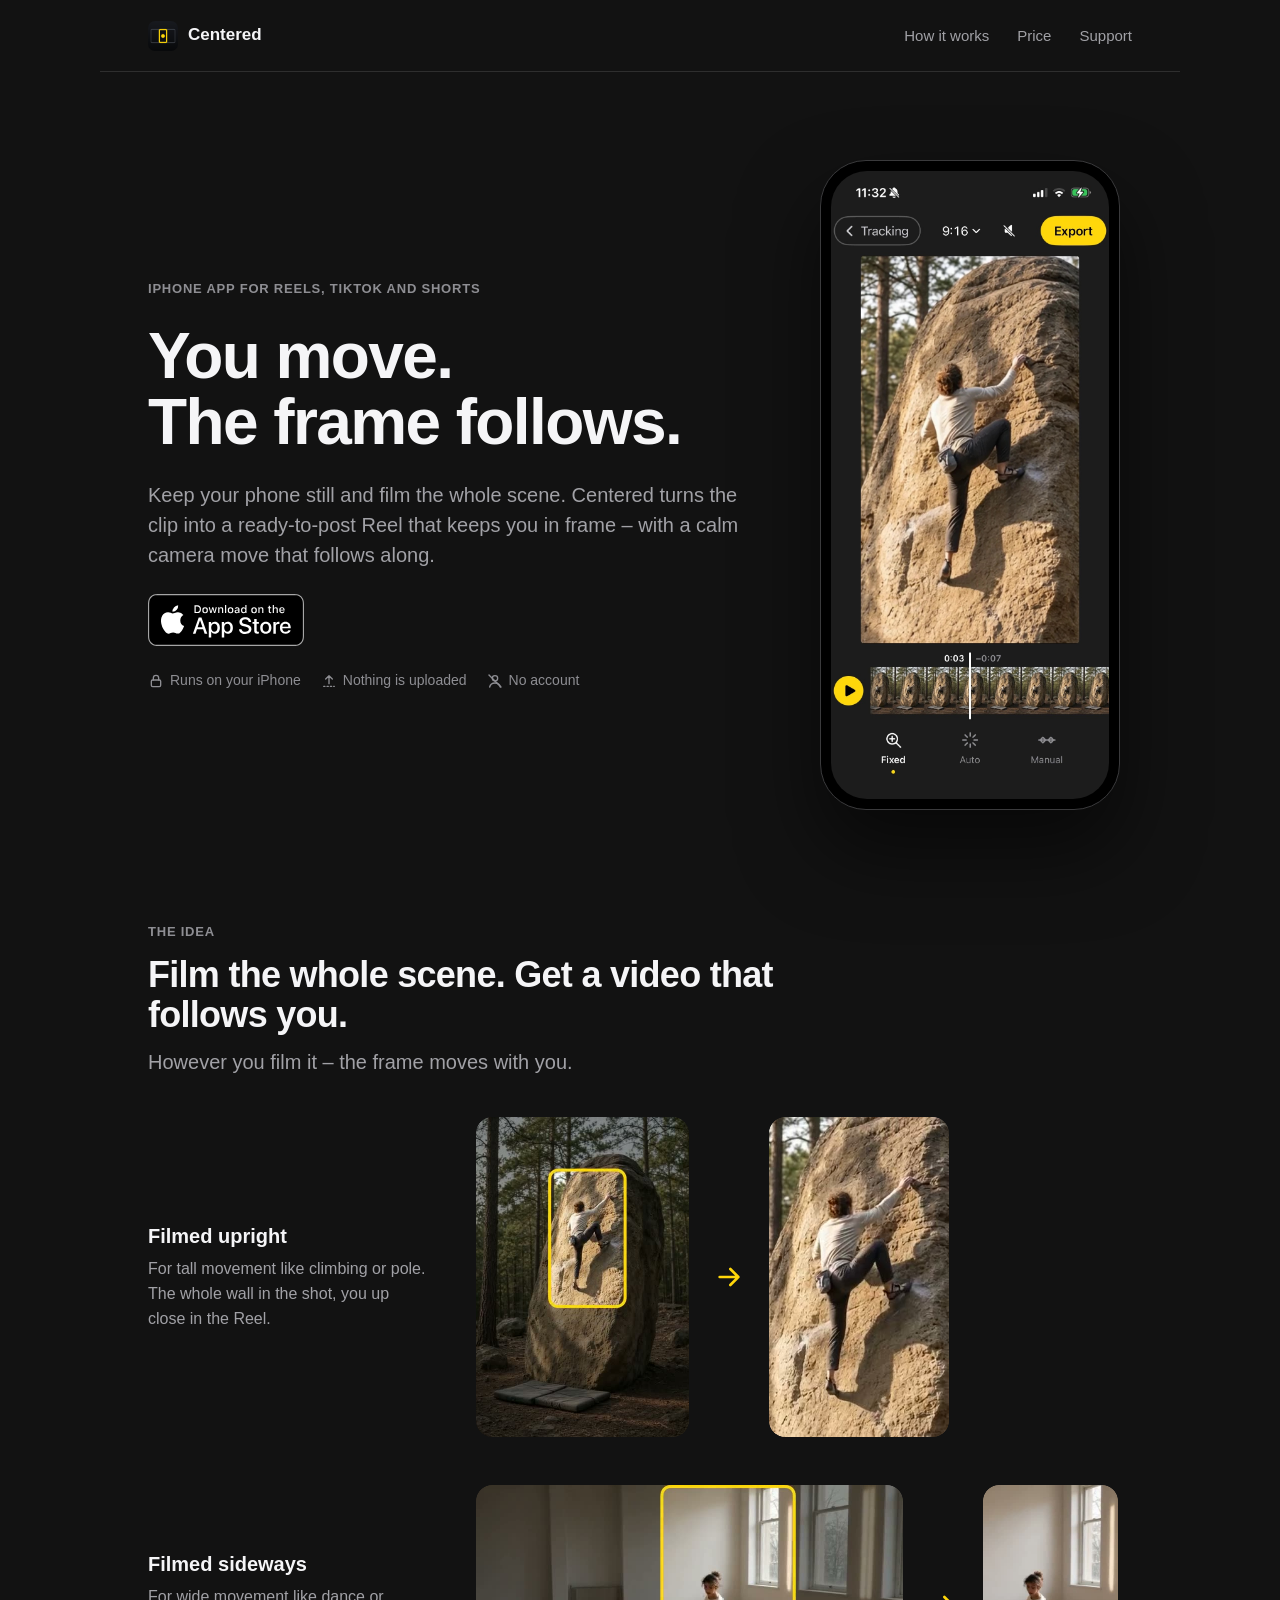
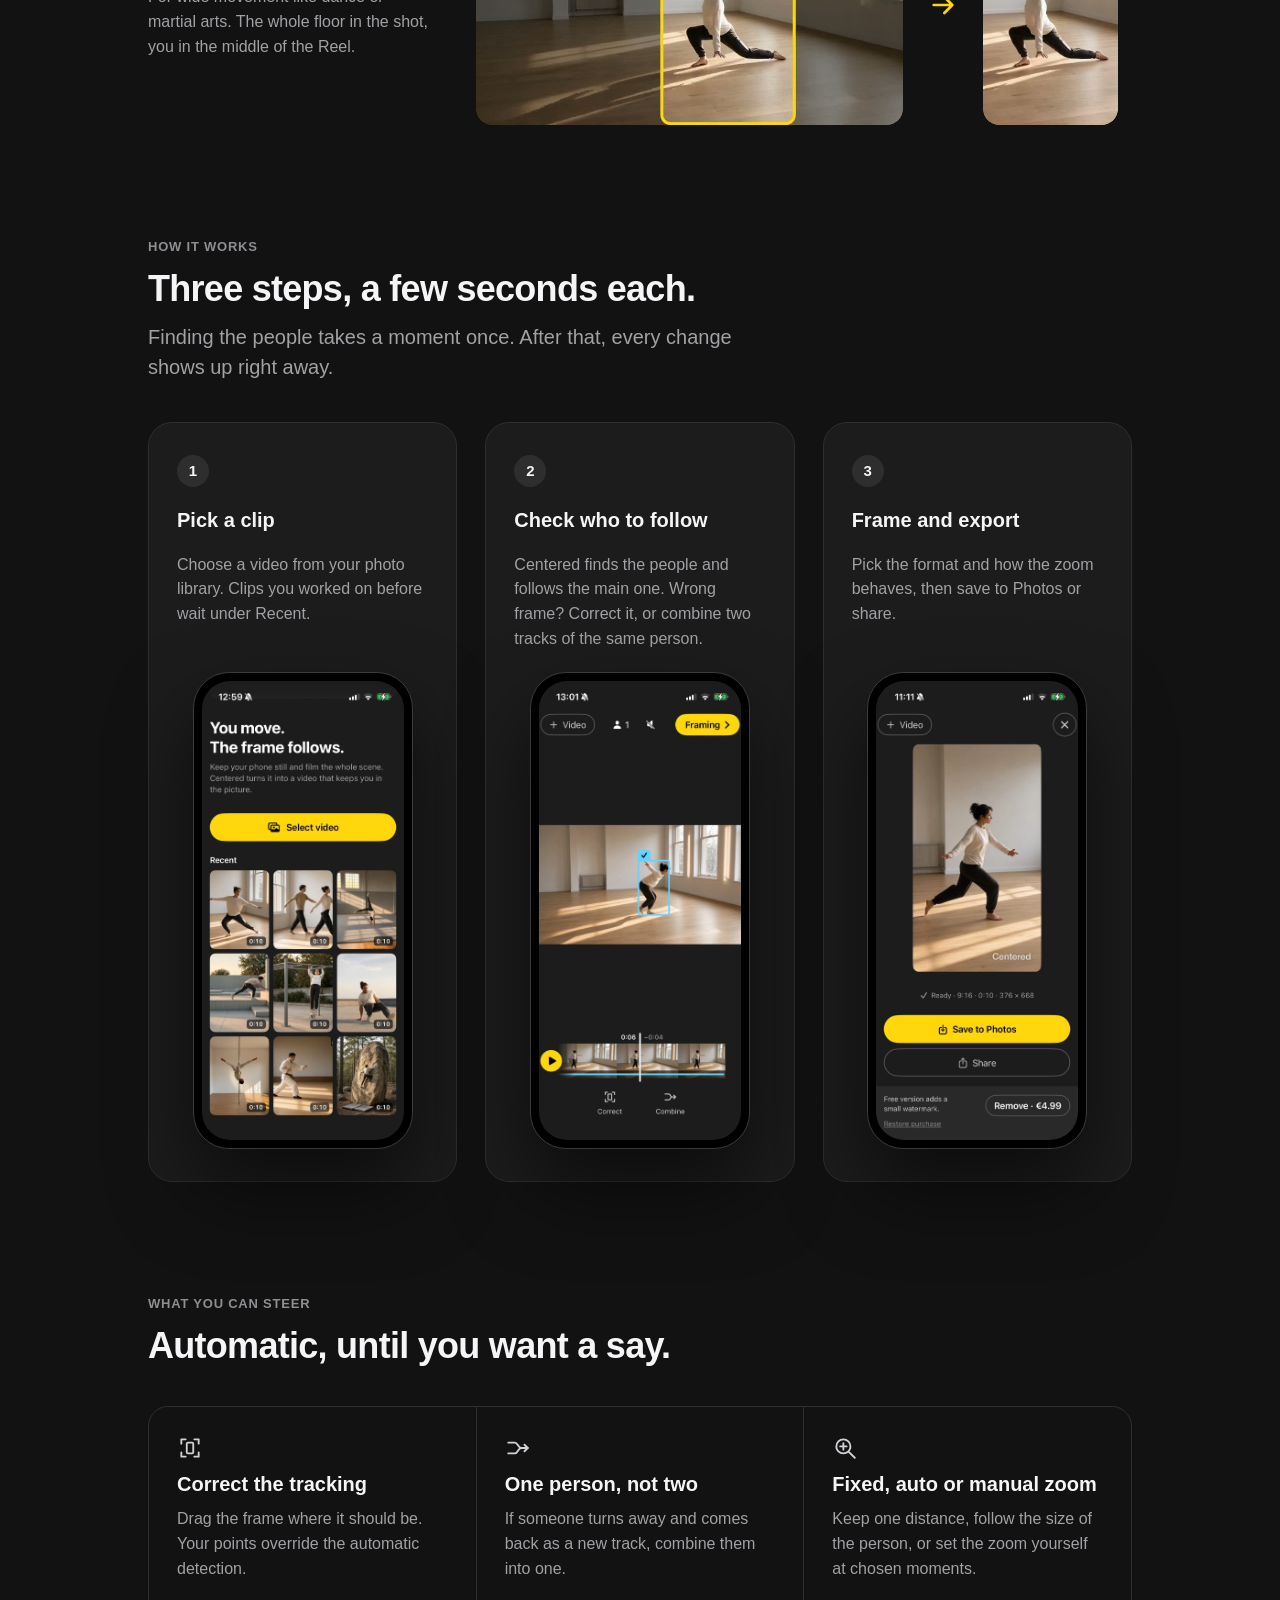
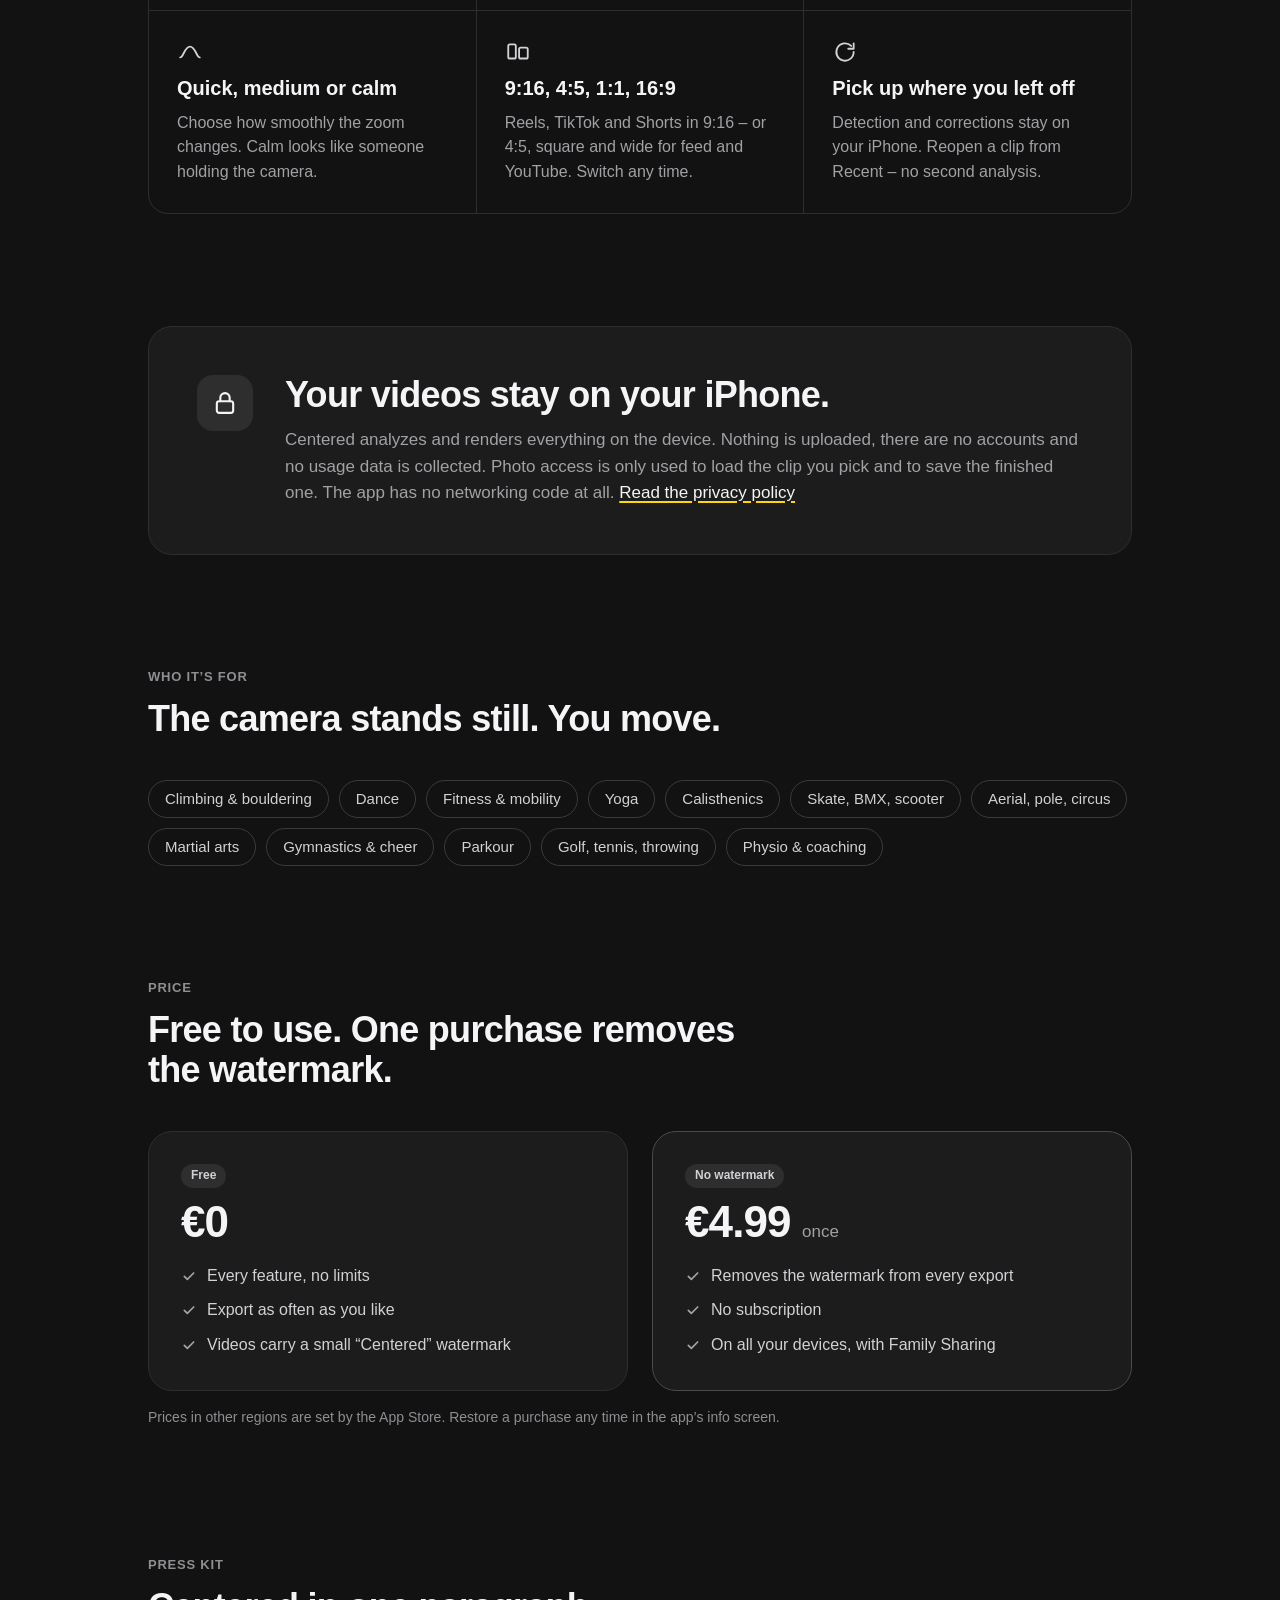
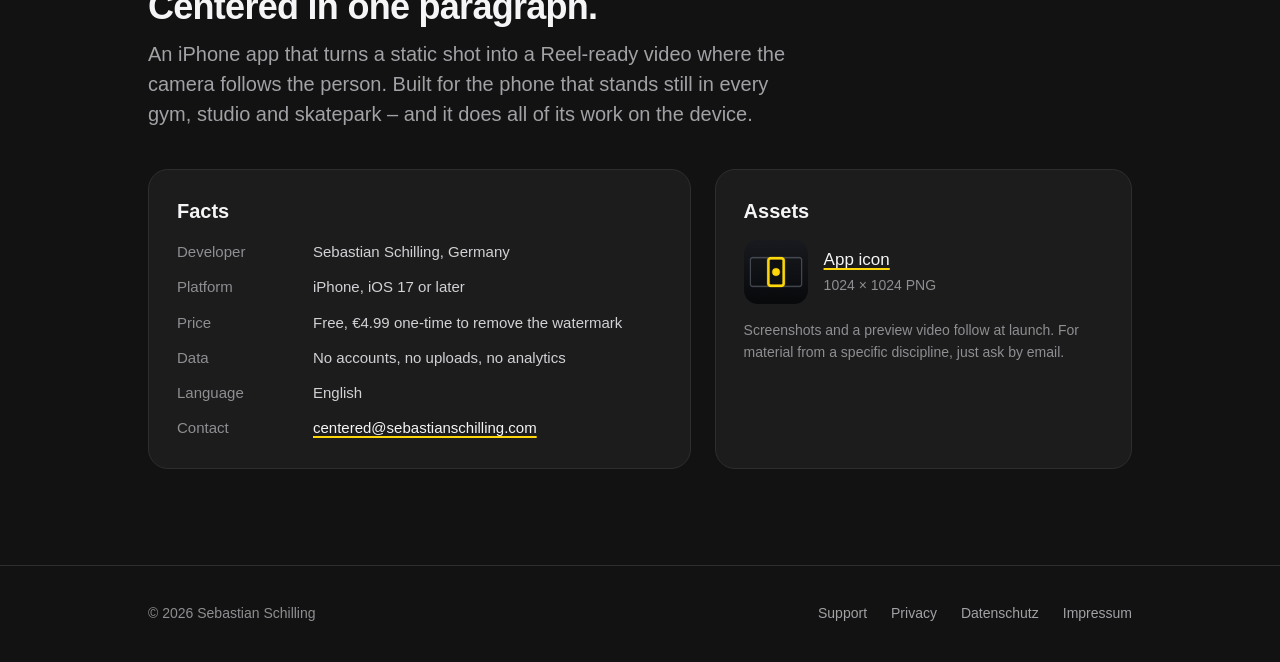
<file: index.html>
<!doctype html>
<html lang="en">
<head>
<meta charset="utf-8">
<meta name="viewport" content="width=device-width, initial-scale=1">
<meta name="color-scheme" content="dark">
<meta name="theme-color" content="#121212">
<title>Centered – Auto Reframe for iPhone. You move, the frame follows.</title>
<meta name="description" content="iPhone app that turns a static video of a person into a video where the frame follows them. Runs on your iPhone, nothing is uploaded.">
<link rel="icon" href="images/app-icon.png">
<link rel="apple-touch-icon" href="images/app-icon.png">
<link rel="stylesheet" href="styles.css">
</head>
<body>
<div class="site">

<header class="wrap hdr">
<a class="brand" href="index.html"><img src="images/app-icon.png" alt="">Centered</a>
<nav class="nav" aria-label="Main">
<a class="opt" href="#how">How it works</a>
<a class="opt" href="#price">Price</a>
<a href="support.html">Support</a>
</nav>
</header>

<main>
<section class="wrap hero">
<div class="hero-copy">
<span class="eyebrow">iPhone app for Reels, TikTok and Shorts</span>
<h1 class="h1">You move.<br>The frame follows.</h1>
<p class="lead">Keep your phone still and film the whole scene. Centered turns the clip into a ready-to-post Reel that keeps you in frame – with a calm camera move that follows along.</p>
<div class="cta-row">
<a class="badge-appstore" href="https://apps.apple.com/app/id6818772992"><img src="images/appstore-badge.svg" alt="Download on the App Store" width="156" height="52"></a>
</div>
<div class="trust">
<span><svg width="16" height="16" viewBox="0 0 24 24" fill="none" stroke="currentColor" stroke-width="2" stroke-linecap="round" stroke-linejoin="round"><rect x="5" y="10.5" width="14" height="10" rx="2"></rect><path d="M8 10.5V7.5a4 4 0 0 1 8 0v3"></path></svg>Runs on your iPhone</span>
<span><svg width="16" height="16" viewBox="0 0 24 24" fill="none" stroke="currentColor" stroke-width="2" stroke-linecap="round" stroke-linejoin="round"><path d="M12 16V4M7 9l5-5 5 5"></path><path d="M4 20h16" stroke-dasharray="2 3"></path></svg>Nothing is uploaded</span>
<span><svg width="16" height="16" viewBox="0 0 24 24" fill="none" stroke="currentColor" stroke-width="2" stroke-linecap="round"><circle cx="12" cy="8" r="4"></circle><path d="M4 21c1-4 4-6 8-6s7 2 8 6"></path><path d="M3 3l18 18"></path></svg>No account</span>
</div>
</div>
<div class="phone"><img src="images/screen-framing.jpg" alt="Centered framing screen: a climber on a sandstone boulder, shown in a 9:16 crop that follows her"></div>
</section>

<section class="wrap sec" aria-labelledby="idea">
<div class="sec-head">
<span class="eyebrow">The idea</span>
<h2 class="h2" id="idea">Film the whole scene. Get a video that follows you.</h2>
<p class="lead">However you film it – the frame moves with you.</p>
</div>
<div class="ba-rows">
<div class="ba-row">
<div class="ba-text">
<h3 class="h3">Filmed upright</h3>
<p>For tall movement like climbing or pole. The whole wall in the shot, you up close in the Reel.</p>
</div>
<div class="ba-vis up">
<div class="ba-src ph-tall src-2x3"><div class="clip" role="img" aria-label="Upright clip of a whole sandstone boulder; the yellow frame follows the climber up the wall" style="background-image:url(videos/idea-upright-before.jpg)"><video autoplay muted loop playsinline preload="metadata" poster="videos/idea-upright-before.jpg" aria-hidden="true"><source src="videos/idea-upright-before.mp4" type="video/mp4"></video></div></div>
<svg class="arrow" width="32" height="32" viewBox="0 0 24 24" fill="none" stroke="currentColor" stroke-width="2" stroke-linecap="round" stroke-linejoin="round"><path d="M5 12h14M13 6l6 6-6 6"></path></svg>
<div class="ba-src ph-tall"><div class="clip" role="img" aria-label="Resulting 9:16 video: close on the climber as she moves up" style="background-image:url(videos/idea-upright-after.jpg)"><video autoplay muted loop playsinline preload="metadata" poster="videos/idea-upright-after.jpg" aria-hidden="true"><source src="videos/idea-upright-after.mp4" type="video/mp4"></video></div></div>
</div>
</div>
<div class="ba-row">
<div class="ba-text">
<h3 class="h3">Filmed sideways</h3>
<p>For wide movement like dance or martial arts. The whole floor in the shot, you in the middle of the Reel.</p>
</div>
<div class="ba-vis side">
<div class="ba-src ph-wide"><div class="clip" role="img" aria-label="Sideways clip of an empty dance studio; the yellow frame follows the dancer across the floor" style="background-image:url(videos/idea-sideways-before.jpg)"><video autoplay muted loop playsinline preload="metadata" poster="videos/idea-sideways-before.jpg" aria-hidden="true"><source src="videos/idea-sideways-before.mp4" type="video/mp4"></video></div></div>
<svg class="arrow" width="32" height="32" viewBox="0 0 24 24" fill="none" stroke="currentColor" stroke-width="2" stroke-linecap="round" stroke-linejoin="round"><path d="M5 12h14M13 6l6 6-6 6"></path></svg>
<div class="ba-src ph-tall"><div class="clip" role="img" aria-label="Resulting 9:16 video: the dancer stays in the middle of the frame" style="background-image:url(videos/idea-sideways-after.jpg)"><video autoplay muted loop playsinline preload="metadata" poster="videos/idea-sideways-after.jpg" aria-hidden="true"><source src="videos/idea-sideways-after.mp4" type="video/mp4"></video></div></div>
</div>
</div>
</div>
</section>

<section class="wrap sec" id="how" aria-labelledby="how-h">
<div class="sec-head">
<span class="eyebrow">How it works</span>
<h2 class="h2" id="how-h">Three steps, a few seconds each.</h2>
<p class="lead">Finding the people takes a moment once. After that, every change shows up right away.</p>
</div>
<div class="steps">
<article class="step">
<span class="num">1</span>
<h3 class="h3">Pick a clip</h3>
<p>Choose a video from your photo library. Clips you worked on before wait under Recent.</p>
<div class="phone sm"><img src="images/screen-start.jpg" alt="Start screen: Select video, and below it recent clips of dance, gymnastics, parkour, calisthenics, breaking, pole, martial arts and climbing"></div>
</article>
<article class="step">
<span class="num">2</span>
<h3 class="h3">Check who to follow</h3>
<p>Centered finds the people and follows the main one. Wrong frame? Correct it, or combine two tracks of the same person.</p>
<div class="phone sm"><img src="images/screen-tracking.jpg" alt="Tracking screen: a dancer in a sideways clip, her frame checked as the person to follow"></div>
</article>
<article class="step">
<span class="num">3</span>
<h3 class="h3">Frame and export</h3>
<p>Pick the format and how the zoom behaves, then save to Photos or share.</p>
<div class="phone sm"><img src="images/screen-export.jpg" alt="Export screen: the finished 9:16 video of the dancer, ready to save to Photos"></div>
</article>
</div>
</section>

<section class="wrap sec" aria-labelledby="steer">
<div class="sec-head">
<span class="eyebrow">What you can steer</span>
<h2 class="h2" id="steer">Automatic, until you want a say.</h2>
</div>
<div class="feats">
<div class="feat"><svg width="26" height="26" viewBox="0 0 24 24" fill="none" stroke="currentColor" stroke-width="1.7" stroke-linecap="round" stroke-linejoin="round"><path d="M4 8V4h4M20 8V4h-4M4 16v4h4M20 16v4h-4"></path><rect x="9" y="7" width="6" height="10" rx="1"></rect></svg><h3 class="h3">Correct the tracking</h3><p>Drag the frame where it should be. Your points override the automatic detection.</p></div>
<div class="feat"><svg width="26" height="26" viewBox="0 0 24 24" fill="none" stroke="currentColor" stroke-width="1.7" stroke-linecap="round" stroke-linejoin="round"><path d="M3 7h6c3 0 3 5 6 5h6M3 17h6c3 0 3-5 6-5"></path><path d="M18 9l3 3-3 3"></path></svg><h3 class="h3">One person, not two</h3><p>If someone turns away and comes back as a new track, combine them into one.</p></div>
<div class="feat"><svg width="26" height="26" viewBox="0 0 24 24" fill="none" stroke="currentColor" stroke-width="1.7" stroke-linecap="round" stroke-linejoin="round"><circle cx="10.5" cy="10.5" r="6.5"></circle><path d="M15.5 15.5L21 21M10.5 7.5v6M7.5 10.5h6"></path></svg><h3 class="h3">Fixed, auto or manual zoom</h3><p>Keep one distance, follow the size of the person, or set the zoom yourself at chosen moments.</p></div>
<div class="feat"><svg width="26" height="26" viewBox="0 0 24 24" fill="none" stroke="currentColor" stroke-width="1.7" stroke-linecap="round" stroke-linejoin="round"><path d="M3 17c3 0 4-10 9-10s6 10 9 10"></path></svg><h3 class="h3">Quick, medium or calm</h3><p>Choose how smoothly the zoom changes. Calm looks like someone holding the camera.</p></div>
<div class="feat"><svg width="26" height="26" viewBox="0 0 24 24" fill="none" stroke="currentColor" stroke-width="1.7" stroke-linejoin="round"><rect x="3" y="5" width="7" height="13" rx="1.5"></rect><rect x="13" y="8" width="8" height="10" rx="1.5"></rect></svg><h3 class="h3">9:16, 4:5, 1:1, 16:9</h3><p>Reels, TikTok and Shorts in 9:16 – or 4:5, square and wide for feed and YouTube. Switch any time.</p></div>
<div class="feat"><svg width="26" height="26" viewBox="0 0 24 24" fill="none" stroke="currentColor" stroke-width="1.7" stroke-linecap="round" stroke-linejoin="round"><path d="M20 12a8 8 0 1 1-2.3-5.6"></path><path d="M20 4v5h-5"></path></svg><h3 class="h3">Pick up where you left off</h3><p>Detection and corrections stay on your iPhone. Reopen a clip from Recent – no second analysis.</p></div>
</div>
</section>

<section class="wrap sec" aria-labelledby="priv">
<div class="band">
<div class="ico"><svg width="28" height="28" viewBox="0 0 24 24" fill="none" stroke="currentColor" stroke-width="1.8" stroke-linecap="round" stroke-linejoin="round"><rect x="5" y="10.5" width="14" height="10" rx="2"></rect><path d="M8 10.5V7.5a4 4 0 0 1 8 0v3"></path></svg></div>
<div style="display: flex; flex-direction: column; gap: 12px">
<h2 class="h2" id="priv">Your videos stay on your iPhone.</h2>
<p>Centered analyzes and renders everything on the device. Nothing is uploaded, there are no accounts and no usage data is collected. Photo access is only used to load the clip you pick and to save the finished one. The app has no networking code at all. <a href="privacy.html">Read the privacy policy</a></p>
</div>
</div>
</section>

<section class="wrap sec" aria-labelledby="who">
<div class="sec-head">
<span class="eyebrow">Who it’s for</span>
<h2 class="h2" id="who">The camera stands still. You move.</h2>
</div>
<div class="chips">
<span class="chip">Climbing &amp; bouldering</span><span class="chip">Dance</span><span class="chip">Fitness &amp; mobility</span><span class="chip">Yoga</span><span class="chip">Calisthenics</span><span class="chip">Skate, BMX, scooter</span><span class="chip">Aerial, pole, circus</span><span class="chip">Martial arts</span><span class="chip">Gymnastics &amp; cheer</span><span class="chip">Parkour</span><span class="chip">Golf, tennis, throwing</span><span class="chip">Physio &amp; coaching</span>
</div>
</section>

<section class="wrap sec" id="price" aria-labelledby="price-h">
<div class="sec-head">
<span class="eyebrow">Price</span>
<h2 class="h2" id="price-h">Free to use. One purchase removes the watermark.</h2>
</div>
<div class="prices">
<div class="price">
<span class="tag">Free</span>
<div class="amt">€0</div>
<ul>
<li><svg width="16" height="16" viewBox="0 0 24 24" fill="none" stroke="currentColor" stroke-width="2.6" stroke-linecap="round" stroke-linejoin="round"><path d="M5 12.5l4.5 4.5L19 7.5"></path></svg>Every feature, no limits</li>
<li><svg width="16" height="16" viewBox="0 0 24 24" fill="none" stroke="currentColor" stroke-width="2.6" stroke-linecap="round" stroke-linejoin="round"><path d="M5 12.5l4.5 4.5L19 7.5"></path></svg>Export as often as you like</li>
<li><svg width="16" height="16" viewBox="0 0 24 24" fill="none" stroke="currentColor" stroke-width="2.6" stroke-linecap="round" stroke-linejoin="round"><path d="M5 12.5l4.5 4.5L19 7.5"></path></svg>Videos carry a small “Centered” watermark</li>
</ul>
</div>
<div class="price hl">
<span class="tag">No watermark</span>
<div class="amt">€4.99 <span>once</span></div>
<ul>
<li><svg width="16" height="16" viewBox="0 0 24 24" fill="none" stroke="currentColor" stroke-width="2.6" stroke-linecap="round" stroke-linejoin="round"><path d="M5 12.5l4.5 4.5L19 7.5"></path></svg>Removes the watermark from every export</li>
<li><svg width="16" height="16" viewBox="0 0 24 24" fill="none" stroke="currentColor" stroke-width="2.6" stroke-linecap="round" stroke-linejoin="round"><path d="M5 12.5l4.5 4.5L19 7.5"></path></svg>No subscription</li>
<li><svg width="16" height="16" viewBox="0 0 24 24" fill="none" stroke="currentColor" stroke-width="2.6" stroke-linecap="round" stroke-linejoin="round"><path d="M5 12.5l4.5 4.5L19 7.5"></path></svg>On all your devices, with Family Sharing</li>
</ul>
</div>
</div>
<p class="small" style="margin-top: 16px">Prices in other regions are set by the App Store. Restore a purchase any time in the app’s info screen.</p>
</section>

<section class="wrap sec" aria-labelledby="press">
<div class="sec-head">
<span class="eyebrow">Press kit</span>
<h2 class="h2" id="press">Centered in one paragraph.</h2>
<p class="lead">An iPhone app that turns a static shot into a Reel-ready video where the camera follows the person. Built for the phone that stands still in every gym, studio and skatepark – and it does all of its work on the device.</p>
</div>
<div class="press">
<div class="box">
<h3 class="h3">Facts</h3>
<dl class="facts">
<dt>Developer</dt><dd>Sebastian Schilling, Germany</dd>
<dt>Platform</dt><dd>iPhone, iOS 17 or later</dd>
<dt>Price</dt><dd>Free, €4.99 one-time to remove the watermark</dd>
<dt>Data</dt><dd>No accounts, no uploads, no analytics</dd>
<dt>Language</dt><dd>English</dd>
<dt>Contact</dt><dd><a href="mailto:centered@sebastianschilling.com">centered@sebastianschilling.com</a></dd>
</dl>
</div>
<div class="box" style="display: flex; flex-direction: column; gap: 16px">
<h3 class="h3">Assets</h3>
<div style="display: flex; align-items: center; gap: 16px">
<img src="images/app-icon.png" alt="" style="width: 64px; height: 64px; border-radius: 14px">
<div style="display: flex; flex-direction: column; gap: 2px"><a href="images/app-icon-1024.png" download>App icon</a><span class="small">1024 × 1024 PNG</span></div>
</div>
<p class="small" style="margin: 0">Screenshots and a preview video follow at launch. For material from a specific discipline, just ask by email.</p>
</div>
</div>
</section>
</main>

<footer class="ftr">
<div class="wrap">
<span>© 2026 Sebastian Schilling</span>
<nav aria-label="Footer"><a href="support.html">Support</a><a href="privacy.html">Privacy</a><a href="datenschutz.html">Datenschutz</a><a href="impressum.html">Impressum</a></nav>
</div>
</footer>

</div>
</body>
</html>
</file>
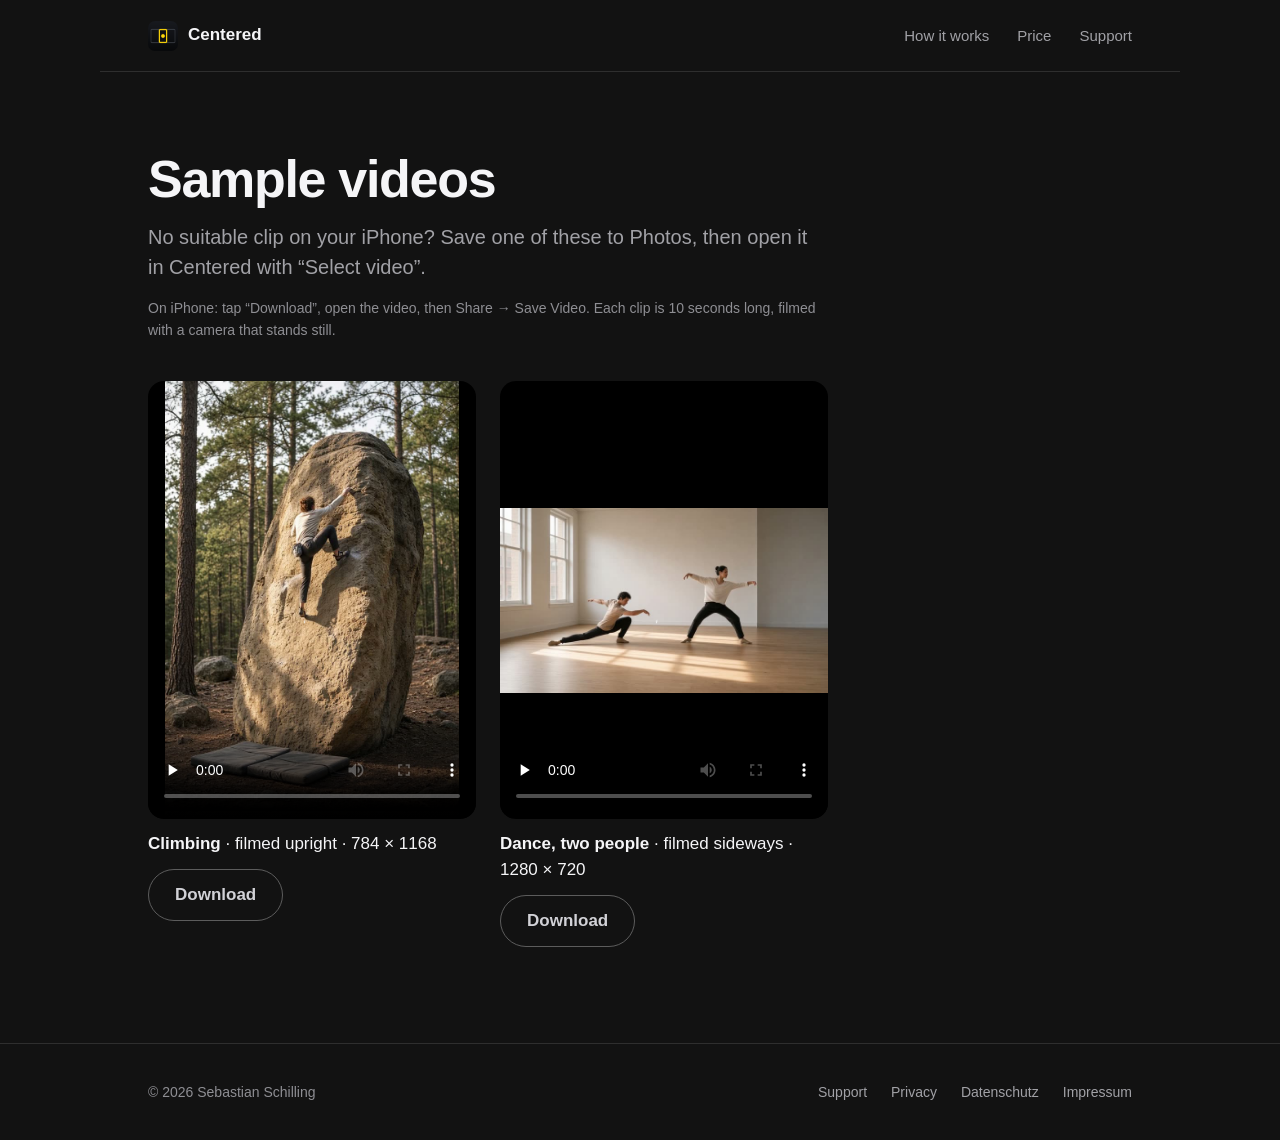
<file: samples/index.html>
<!doctype html>
<html lang="en">
<head>
<meta charset="utf-8">
<meta name="viewport" content="width=device-width, initial-scale=1">
<meta name="color-scheme" content="dark">
<meta name="theme-color" content="#121212">
<meta name="robots" content="noindex">
<title>Sample videos – Centered</title>
<meta name="description" content="Two sample clips to try the Centered app.">
<link rel="icon" href="../images/app-icon.png">
<link rel="apple-touch-icon" href="../images/app-icon.png">
<link rel="stylesheet" href="../styles.css">
<style>
.samples{display:grid; grid-template-columns:repeat(2,minmax(0,1fr)); gap:24px; margin-top:40px}
.sample{display:flex; flex-direction:column; gap:12px}
.sample video{width:100%; aspect-ratio:9/12; object-fit:contain; background:#000; border-radius:16px}
.sample p{margin:0}
@media (max-width:640px){ .samples{grid-template-columns:minmax(0,1fr)} }
</style>
</head>
<body>
<div class="site">

<header class="wrap hdr">
<a class="brand" href="../index.html"><img src="../images/app-icon.png" alt="">Centered</a>
<nav class="nav" aria-label="Main">
<a class="opt" href="../index.html#how">How it works</a>
<a class="opt" href="../index.html#price">Price</a>
<a href="../support.html">Support</a>
</nav>
</header>

<main class="wrap">
<div class="read">
<div class="phead">
<h1 class="h1">Sample videos</h1>
<p class="lead">No suitable clip on your iPhone? Save one of these to Photos, then open it in Centered with “Select video”.</p>
<p class="small" style="margin: 0">On iPhone: tap “Download”, open the video, then Share → Save Video. Each clip is 10 seconds long, filmed with a camera that stands still.</p>
</div>

<div class="samples">
<div class="sample">
<video src="climbing-upright.mp4" poster="climbing-upright.jpg" controls playsinline preload="none"></video>
<p><b>Climbing</b> · filmed upright · 784 × 1168</p>
<p><a class="btn btn-secondary" href="climbing-upright.mp4" download>Download</a></p>
</div>
<div class="sample">
<video src="dance-sideways.mp4" poster="dance-sideways.jpg" controls playsinline preload="none"></video>
<p><b>Dance, two people</b> · filmed sideways · 1280 × 720</p>
<p><a class="btn btn-secondary" href="dance-sideways.mp4" download>Download</a></p>
</div>
</div>
</div>
</main>

<footer class="ftr">
<div class="wrap">
<span>© 2026 Sebastian Schilling</span>
<nav aria-label="Footer"><a href="../support.html">Support</a><a href="../privacy.html">Privacy</a><a href="../datenschutz.html">Datenschutz</a><a href="../impressum.html">Impressum</a></nav>
</div>
</footer>

</div>
</body>
</html>
</file>
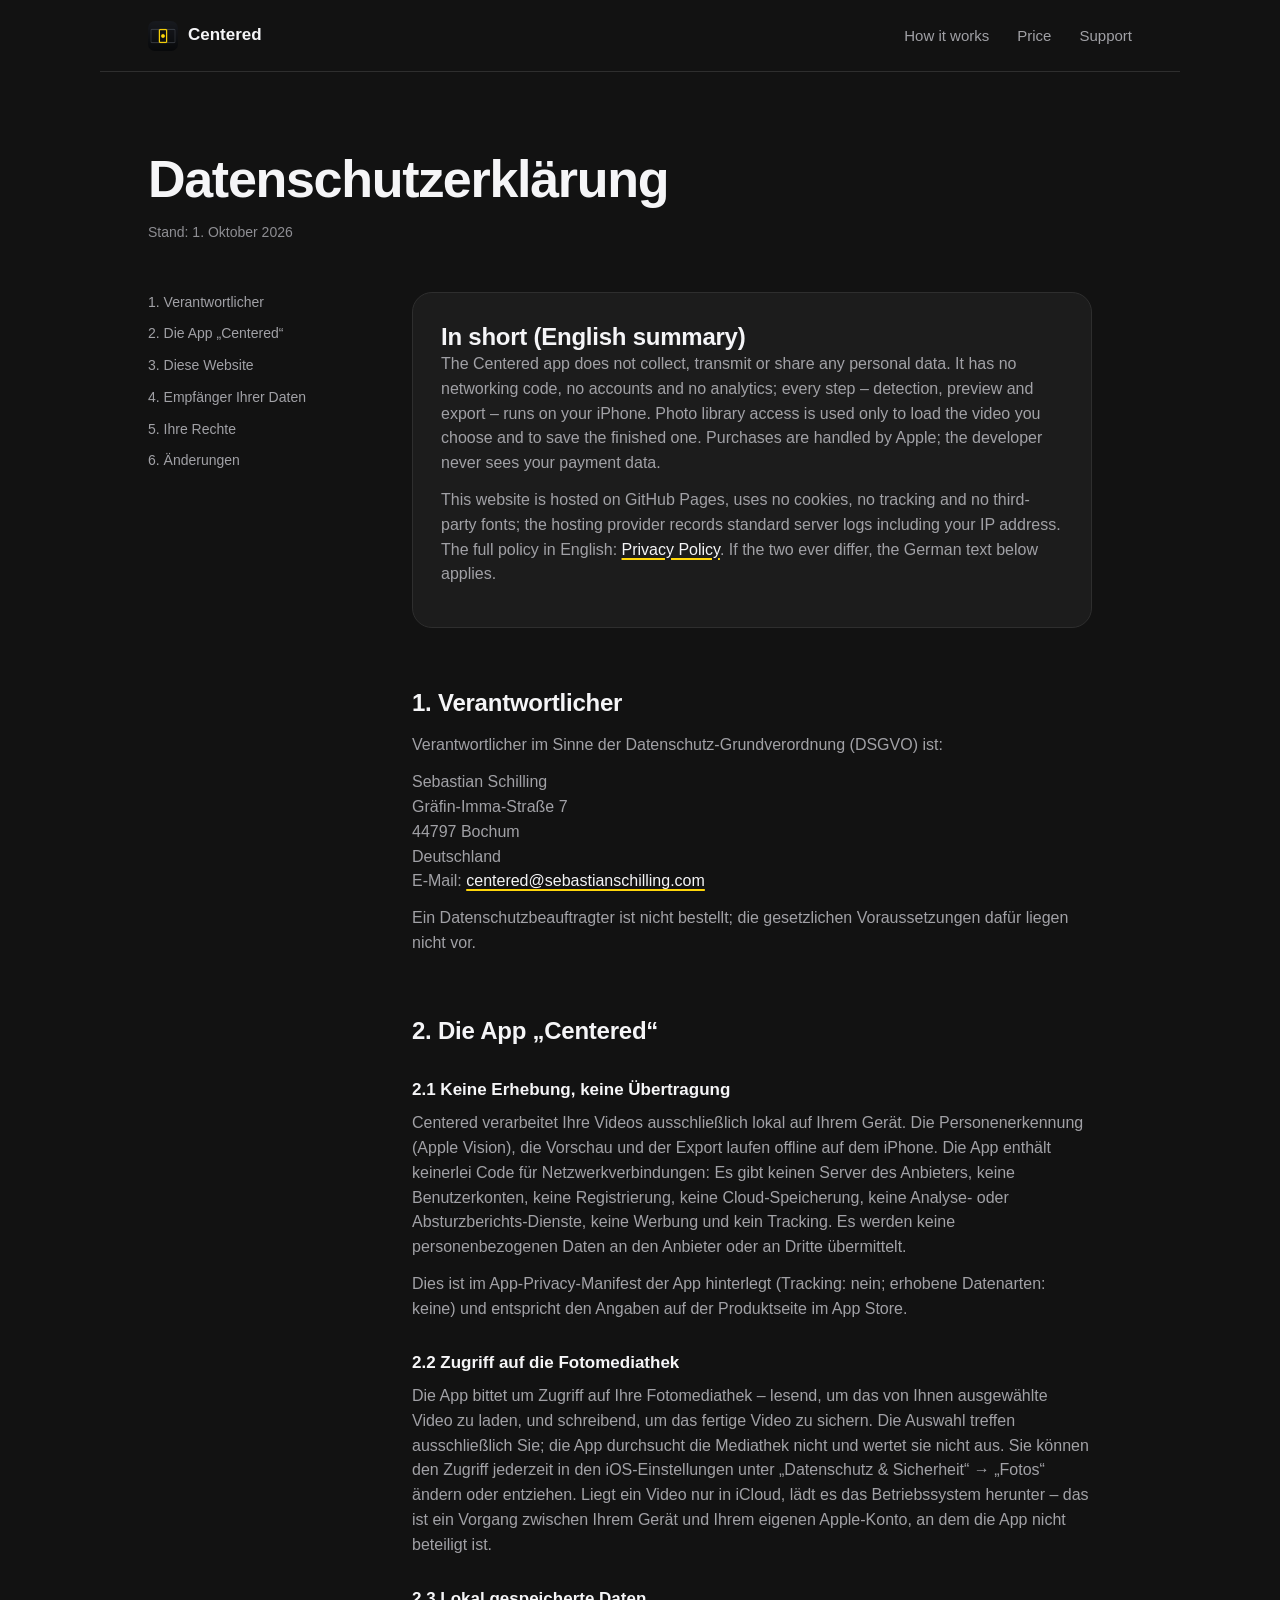
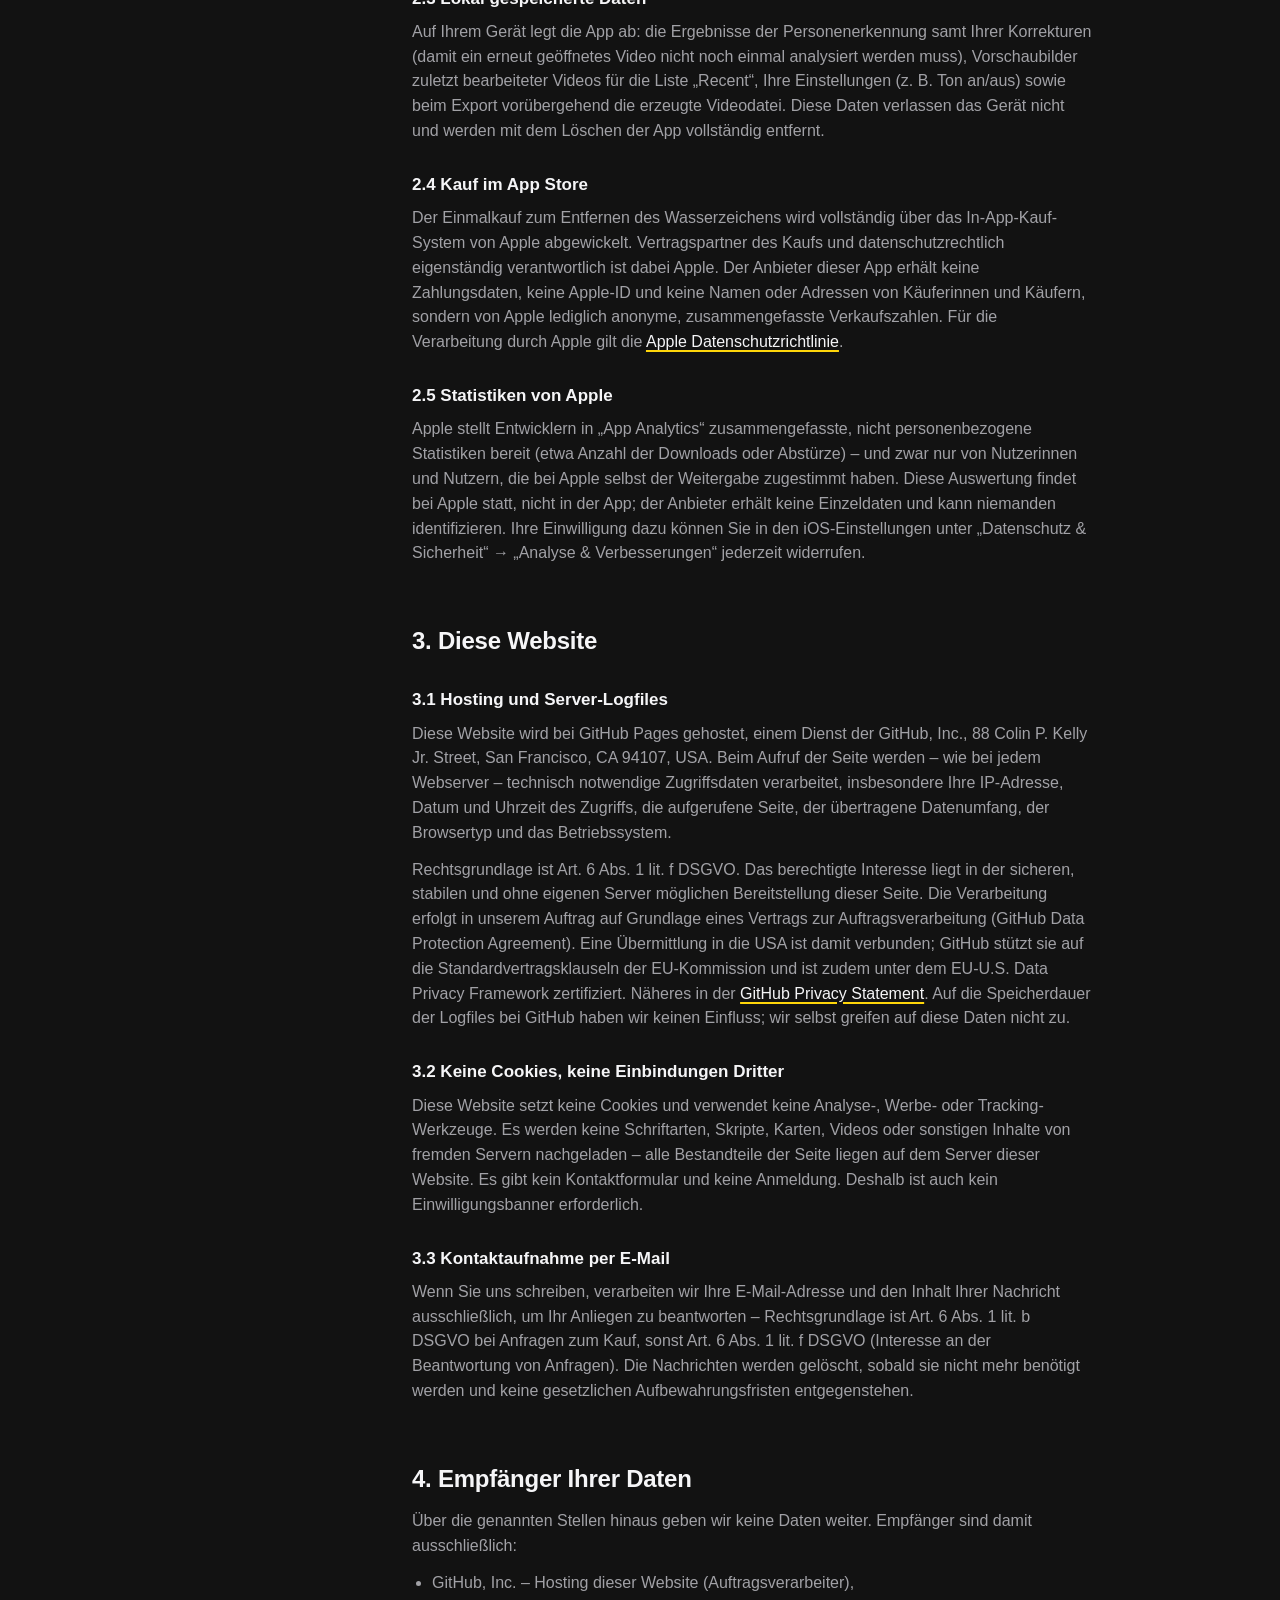
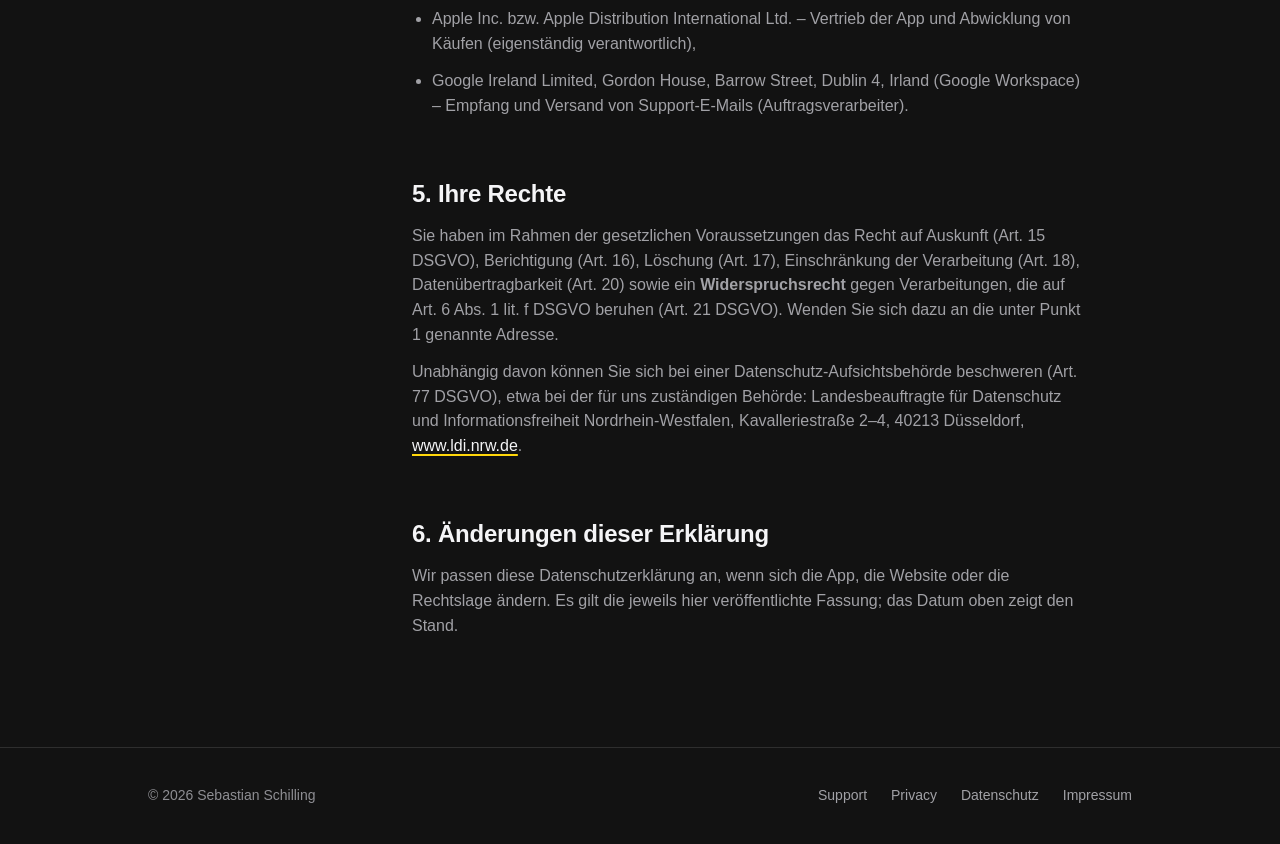
<file: datenschutz.html>
<!doctype html>
<html lang="de">
<head>
<meta charset="utf-8">
<meta name="viewport" content="width=device-width, initial-scale=1">
<meta name="color-scheme" content="dark">
<meta name="theme-color" content="#121212">
<title>Datenschutzerklärung – Centered</title>
<meta name="description" content="Datenschutzerklärung für die App Centered.">
<link rel="alternate" hreflang="en" href="https://centered.sebastianschilling.com/privacy.html">
<link rel="icon" href="images/app-icon.png">
<link rel="apple-touch-icon" href="images/app-icon.png">
<link rel="stylesheet" href="styles.css">
</head>
<body>
<div class="site">

<header class="wrap hdr">
<a class="brand" href="index.html"><img src="images/app-icon.png" alt="">Centered</a>
<nav class="nav" aria-label="Main">
<a class="opt" href="index.html#how">How it works</a>
<a class="opt" href="index.html#price">Price</a>
<a href="support.html">Support</a>
</nav>
</header>

<main class="wrap">
<div class="phead read">
<h1 class="h1">Datenschutz&shy;erklärung</h1>
<p class="small" style="margin: 0">Stand: 1. Oktober 2026</p>
</div>

<div class="legal-grid">
<nav class="toc" aria-label="Inhalt">
<a href="#s1">1. Verantwortlicher</a>
<a href="#s2">2. Die App „Centered“</a>
<a href="#s3">3. Diese Website</a>
<a href="#s4">4. Empfänger Ihrer Daten</a>
<a href="#s5">5. Ihre Rechte</a>
<a href="#s6">6. Änderungen</a>
</nav>

<div class="legal read">
<div class="summary" lang="en">
<h2 class="h3" style="margin: 0">In short (English summary)</h2>
<p>The Centered app does not collect, transmit or share any personal data. It has no networking code, no accounts and no analytics; every step – detection, preview and export – runs on your iPhone. Photo library access is used only to load the video you choose and to save the finished one. Purchases are handled by Apple; the developer never sees your payment data.</p>
<p>This website is hosted on GitHub Pages, uses no cookies, no tracking and no third-party fonts; the hosting provider records standard server logs including your IP address. The full policy in English: <a href="privacy.html">Privacy Policy</a>. If the two ever differ, the German text below applies.</p>
</div>

<h2 id="s1">1. Verantwortlicher</h2>
<p>Verantwortlicher im Sinne der Datenschutz-Grundverordnung (DSGVO) ist:</p>
<p>Sebastian Schilling<br>Gräfin-Imma-Straße 7<br>44797 Bochum<br>Deutschland<br>E-Mail: <a href="mailto:centered@sebastianschilling.com">centered@sebastianschilling.com</a></p>
<p>Ein Datenschutzbeauftragter ist nicht bestellt; die gesetzlichen Voraussetzungen dafür liegen nicht vor.</p>

<h2 id="s2">2. Die App „Centered“</h2>
<h3>2.1 Keine Erhebung, keine Übertragung</h3>
<p>Centered verarbeitet Ihre Videos ausschließlich lokal auf Ihrem Gerät. Die Personenerkennung (Apple Vision), die Vorschau und der Export laufen offline auf dem iPhone. Die App enthält keinerlei Code für Netzwerkverbindungen: Es gibt keinen Server des Anbieters, keine Benutzerkonten, keine Registrierung, keine Cloud-Speicherung, keine Analyse- oder Absturzberichts-Dienste, keine Werbung und kein Tracking. Es werden keine personenbezogenen Daten an den Anbieter oder an Dritte übermittelt.</p>
<p>Dies ist im App-Privacy-Manifest der App hinterlegt (Tracking: nein; erhobene Datenarten: keine) und entspricht den Angaben auf der Produktseite im App Store.</p>
<h3>2.2 Zugriff auf die Fotomediathek</h3>
<p>Die App bittet um Zugriff auf Ihre Fotomediathek – lesend, um das von Ihnen ausgewählte Video zu laden, und schreibend, um das fertige Video zu sichern. Die Auswahl treffen ausschließlich Sie; die App durchsucht die Mediathek nicht und wertet sie nicht aus. Sie können den Zugriff jederzeit in den iOS-Einstellungen unter „Datenschutz &amp; Sicherheit“ → „Fotos“ ändern oder entziehen. Liegt ein Video nur in iCloud, lädt es das Betriebssystem herunter – das ist ein Vorgang zwischen Ihrem Gerät und Ihrem eigenen Apple-Konto, an dem die App nicht beteiligt ist.</p>
<h3>2.3 Lokal gespeicherte Daten</h3>
<p>Auf Ihrem Gerät legt die App ab: die Ergebnisse der Personenerkennung samt Ihrer Korrekturen (damit ein erneut geöffnetes Video nicht noch einmal analysiert werden muss), Vorschaubilder zuletzt bearbeiteter Videos für die Liste „Recent“, Ihre Einstellungen (z. B. Ton an/aus) sowie beim Export vorübergehend die erzeugte Videodatei. Diese Daten verlassen das Gerät nicht und werden mit dem Löschen der App vollständig entfernt.</p>
<h3>2.4 Kauf im App Store</h3>
<p>Der Einmalkauf zum Entfernen des Wasserzeichens wird vollständig über das In-App-Kauf-System von Apple abgewickelt. Vertragspartner des Kaufs und datenschutzrechtlich eigenständig verantwortlich ist dabei Apple. Der Anbieter dieser App erhält keine Zahlungsdaten, keine Apple-ID und keine Namen oder Adressen von Käuferinnen und Käufern, sondern von Apple lediglich anonyme, zusammengefasste Verkaufszahlen. Für die Verarbeitung durch Apple gilt die <a href="https://www.apple.com/legal/privacy/de-ww/" rel="noopener">Apple Datenschutzrichtlinie</a>.</p>
<h3>2.5 Statistiken von Apple</h3>
<p>Apple stellt Entwicklern in „App Analytics“ zusammengefasste, nicht personenbezogene Statistiken bereit (etwa Anzahl der Downloads oder Abstürze) – und zwar nur von Nutzerinnen und Nutzern, die bei Apple selbst der Weitergabe zugestimmt haben. Diese Auswertung findet bei Apple statt, nicht in der App; der Anbieter erhält keine Einzeldaten und kann niemanden identifizieren. Ihre Einwilligung dazu können Sie in den iOS-Einstellungen unter „Datenschutz &amp; Sicherheit“ → „Analyse &amp; Verbesserungen“ jederzeit widerrufen.</p>

<h2 id="s3">3. Diese Website</h2>
<h3>3.1 Hosting und Server-Logfiles</h3>
<p>Diese Website wird bei GitHub Pages gehostet, einem Dienst der GitHub, Inc., 88 Colin P. Kelly Jr. Street, San Francisco, CA 94107, USA. Beim Aufruf der Seite werden – wie bei jedem Webserver – technisch notwendige Zugriffsdaten verarbeitet, insbesondere Ihre IP-Adresse, Datum und Uhrzeit des Zugriffs, die aufgerufene Seite, der übertragene Datenumfang, der Browsertyp und das Betriebssystem.</p>
<p>Rechtsgrundlage ist Art. 6 Abs. 1 lit. f DSGVO. Das berechtigte Interesse liegt in der sicheren, stabilen und ohne eigenen Server möglichen Bereitstellung dieser Seite. Die Verarbeitung erfolgt in unserem Auftrag auf Grundlage eines Vertrags zur Auftragsverarbeitung (GitHub Data Protection Agreement). Eine Übermittlung in die USA ist damit verbunden; GitHub stützt sie auf die Standardvertragsklauseln der EU-Kommission und ist zudem unter dem EU-U.S. Data Privacy Framework zertifiziert. Näheres in der <a href="https://docs.github.com/site-policy/privacy-policies/github-privacy-statement" rel="noopener">GitHub Privacy Statement</a>. Auf die Speicherdauer der Logfiles bei GitHub haben wir keinen Einfluss; wir selbst greifen auf diese Daten nicht zu.</p>
<h3>3.2 Keine Cookies, keine Einbindungen Dritter</h3>
<p>Diese Website setzt keine Cookies und verwendet keine Analyse-, Werbe- oder Tracking-Werkzeuge. Es werden keine Schriftarten, Skripte, Karten, Videos oder sonstigen Inhalte von fremden Servern nachgeladen – alle Bestandteile der Seite liegen auf dem Server dieser Website. Es gibt kein Kontaktformular und keine Anmeldung. Deshalb ist auch kein Einwilligungsbanner erforderlich.</p>
<h3>3.3 Kontaktaufnahme per E-Mail</h3>
<p>Wenn Sie uns schreiben, verarbeiten wir Ihre E-Mail-Adresse und den Inhalt Ihrer Nachricht ausschließlich, um Ihr Anliegen zu beantworten – Rechtsgrundlage ist Art. 6 Abs. 1 lit. b DSGVO bei Anfragen zum Kauf, sonst Art. 6 Abs. 1 lit. f DSGVO (Interesse an der Beantwortung von Anfragen). Die Nachrichten werden gelöscht, sobald sie nicht mehr benötigt werden und keine gesetzlichen Aufbewahrungsfristen entgegenstehen.</p>

<h2 id="s4">4. Empfänger Ihrer Daten</h2>
<p>Über die genannten Stellen hinaus geben wir keine Daten weiter. Empfänger sind damit ausschließlich:</p>
<ul>
<li>GitHub, Inc. – Hosting dieser Website (Auftragsverarbeiter),</li>
<li>Apple Inc. bzw. Apple Distribution International Ltd. – Vertrieb der App und Abwicklung von Käufen (eigenständig verantwortlich),</li>
<li>Google Ireland Limited, Gordon House, Barrow Street, Dublin 4, Irland (Google Workspace) – Empfang und Versand von Support-E-Mails (Auftragsverarbeiter).</li>
</ul>

<h2 id="s5">5. Ihre Rechte</h2>
<p>Sie haben im Rahmen der gesetzlichen Voraussetzungen das Recht auf Auskunft (Art. 15 DSGVO), Berichtigung (Art. 16), Löschung (Art. 17), Einschränkung der Verarbeitung (Art. 18), Datenübertragbarkeit (Art. 20) sowie ein <b>Widerspruchsrecht</b> gegen Verarbeitungen, die auf Art. 6 Abs. 1 lit. f DSGVO beruhen (Art. 21 DSGVO). Wenden Sie sich dazu an die unter Punkt 1 genannte Adresse.</p>
<p>Unabhängig davon können Sie sich bei einer Datenschutz-Aufsichtsbehörde beschweren (Art. 77 DSGVO), etwa bei der für uns zuständigen Behörde: Landesbeauftragte für Datenschutz und Informationsfreiheit Nordrhein-Westfalen, Kavalleriestraße 2–4, 40213 Düsseldorf, <a href="https://www.ldi.nrw.de" rel="noopener">www.ldi.nrw.de</a>.</p>

<h2 id="s6">6. Änderungen dieser Erklärung</h2>
<p>Wir passen diese Datenschutzerklärung an, wenn sich die App, die Website oder die Rechtslage ändern. Es gilt die jeweils hier veröffentlichte Fassung; das Datum oben zeigt den Stand.</p>
</div>
</div>
</main>

<footer class="ftr">
<div class="wrap">
<span>© 2026 Sebastian Schilling</span>
<nav aria-label="Footer"><a href="support.html">Support</a><a href="privacy.html">Privacy</a><a href="datenschutz.html" aria-current="page">Datenschutz</a><a href="impressum.html">Impressum</a></nav>
</div>
</footer>

</div>
</body>
</html>
</file>
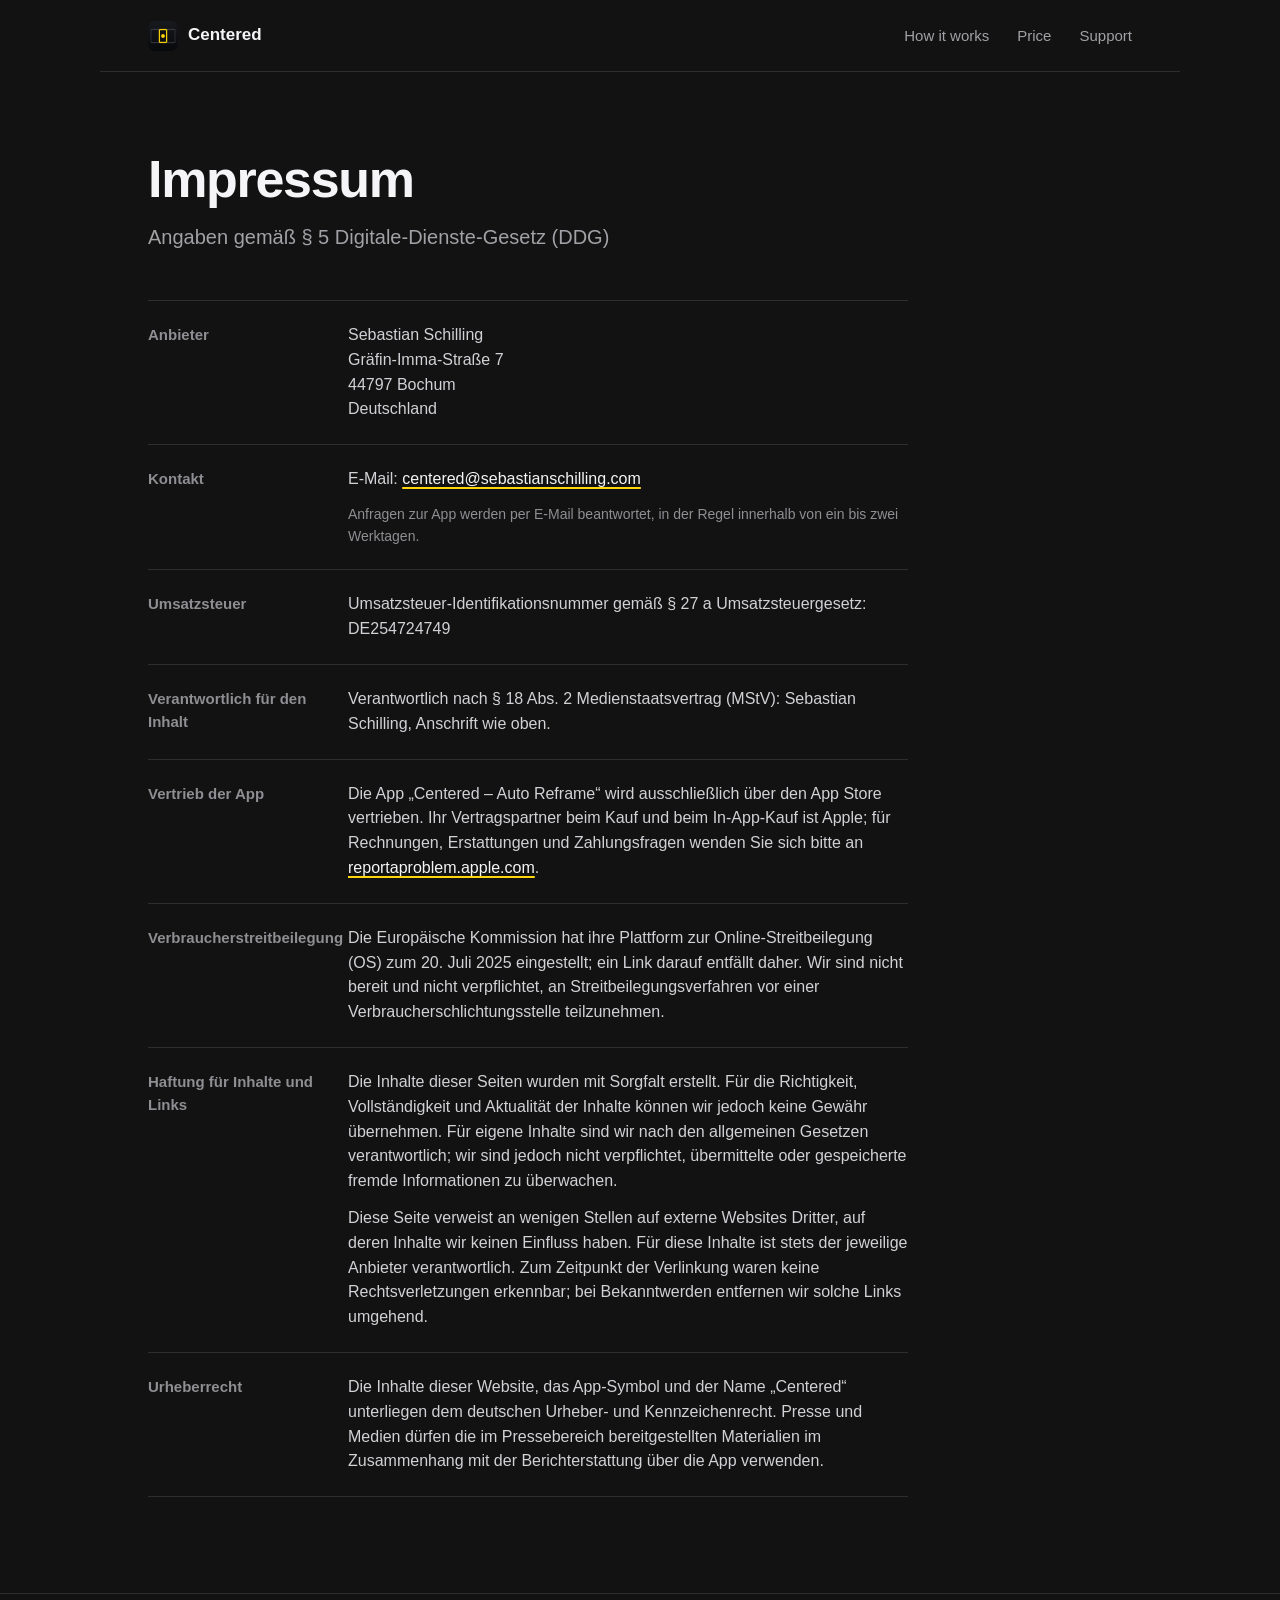
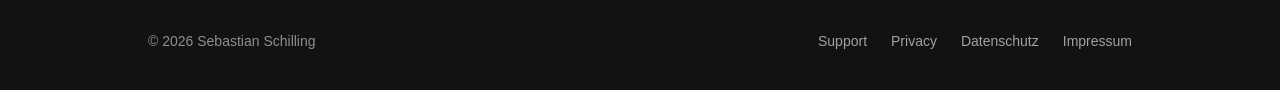
<file: impressum.html>
<!doctype html>
<html lang="de">
<head>
<meta charset="utf-8">
<meta name="viewport" content="width=device-width, initial-scale=1">
<meta name="color-scheme" content="dark">
<meta name="theme-color" content="#121212">
<title>Impressum – Centered</title>
<meta name="description" content="Impressum für die App Centered.">
<link rel="icon" href="images/app-icon.png">
<link rel="apple-touch-icon" href="images/app-icon.png">
<link rel="stylesheet" href="styles.css">
</head>
<body>
<div class="site">

<header class="wrap hdr">
<a class="brand" href="index.html"><img src="images/app-icon.png" alt="">Centered</a>
<nav class="nav" aria-label="Main">
<a class="opt" href="index.html#how">How it works</a>
<a class="opt" href="index.html#price">Price</a>
<a href="support.html">Support</a>
</nav>
</header>

<main class="wrap">
<div class="read" style="max-width: 760px">
<div class="phead">
<h1 class="h1">Impressum</h1>
<p class="lead">Angaben gemäß § 5 Digitale-Dienste-Gesetz (DDG)</p>
</div>

<dl class="dl">
<dt>Anbieter</dt>
<dd><p>Sebastian Schilling<br>Gräfin-Imma-Straße 7<br>44797 Bochum<br>Deutschland</p></dd>

<dt>Kontakt</dt>
<dd><p>E-Mail: <a href="mailto:centered@sebastianschilling.com">centered@sebastianschilling.com</a></p><p class="small">Anfragen zur App werden per E-Mail beantwortet, in der Regel innerhalb von ein bis zwei Werktagen.</p></dd>

<dt>Umsatzsteuer</dt>
<dd><p>Umsatzsteuer-Identifikationsnummer gemäß § 27 a Umsatzsteuergesetz: DE254724749</p></dd>

<dt>Verantwortlich für den Inhalt</dt>
<dd><p>Verantwortlich nach § 18 Abs. 2 Medienstaatsvertrag (MStV): Sebastian Schilling, Anschrift wie oben.</p></dd>

<dt>Vertrieb der App</dt>
<dd><p>Die App „Centered – Auto Reframe“ wird ausschließlich über den App Store vertrieben. Ihr Vertragspartner beim Kauf und beim In-App-Kauf ist Apple; für Rechnungen, Erstattungen und Zahlungsfragen wenden Sie sich bitte an <a href="https://reportaproblem.apple.com">reportaproblem.apple.com</a>.</p></dd>

<dt>Verbraucher&shy;streitbeilegung</dt>
<dd><p>Die Europäische Kommission hat ihre Plattform zur Online-Streitbeilegung (OS) zum 20. Juli 2025 eingestellt; ein Link darauf entfällt daher. Wir sind nicht bereit und nicht verpflichtet, an Streitbeilegungsverfahren vor einer Verbraucherschlichtungsstelle teilzunehmen.</p></dd>

<dt>Haftung für Inhalte und Links</dt>
<dd><p>Die Inhalte dieser Seiten wurden mit Sorgfalt erstellt. Für die Richtigkeit, Vollständigkeit und Aktualität der Inhalte können wir jedoch keine Gewähr übernehmen. Für eigene Inhalte sind wir nach den allgemeinen Gesetzen verantwortlich; wir sind jedoch nicht verpflichtet, übermittelte oder gespeicherte fremde Informationen zu überwachen.</p><p>Diese Seite verweist an wenigen Stellen auf externe Websites Dritter, auf deren Inhalte wir keinen Einfluss haben. Für diese Inhalte ist stets der jeweilige Anbieter verantwortlich. Zum Zeitpunkt der Verlinkung waren keine Rechtsverletzungen erkennbar; bei Bekanntwerden entfernen wir solche Links umgehend.</p></dd>

<dt>Urheberrecht</dt>
<dd><p>Die Inhalte dieser Website, das App-Symbol und der Name „Centered“ unterliegen dem deutschen Urheber- und Kennzeichenrecht. Presse und Medien dürfen die im Pressebereich bereitgestellten Materialien im Zusammenhang mit der Berichterstattung über die App verwenden.</p></dd>
</dl>
</div>
</main>

<footer class="ftr">
<div class="wrap">
<span>© 2026 Sebastian Schilling</span>
<nav aria-label="Footer"><a href="support.html">Support</a><a href="privacy.html">Privacy</a><a href="datenschutz.html">Datenschutz</a><a href="impressum.html" aria-current="page">Impressum</a></nav>
</div>
</footer>

</div>
</body>
</html>
</file>
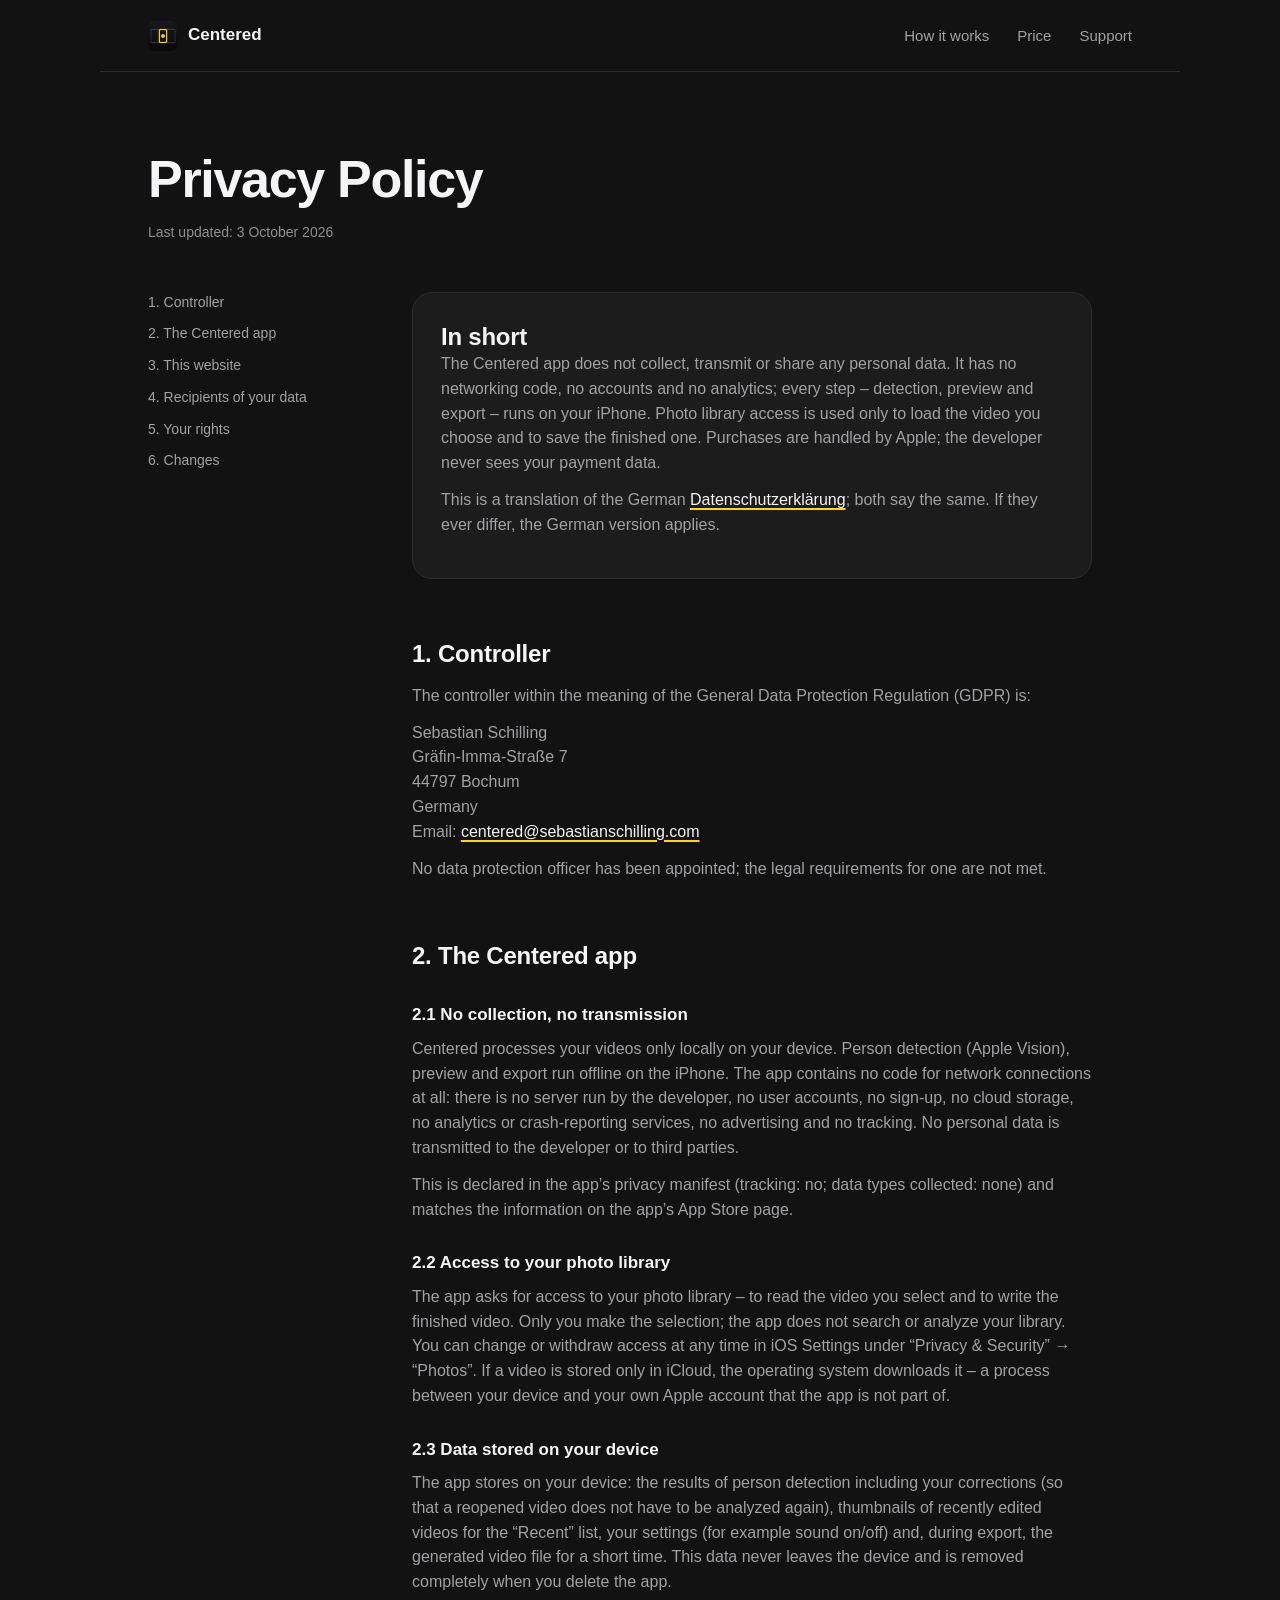
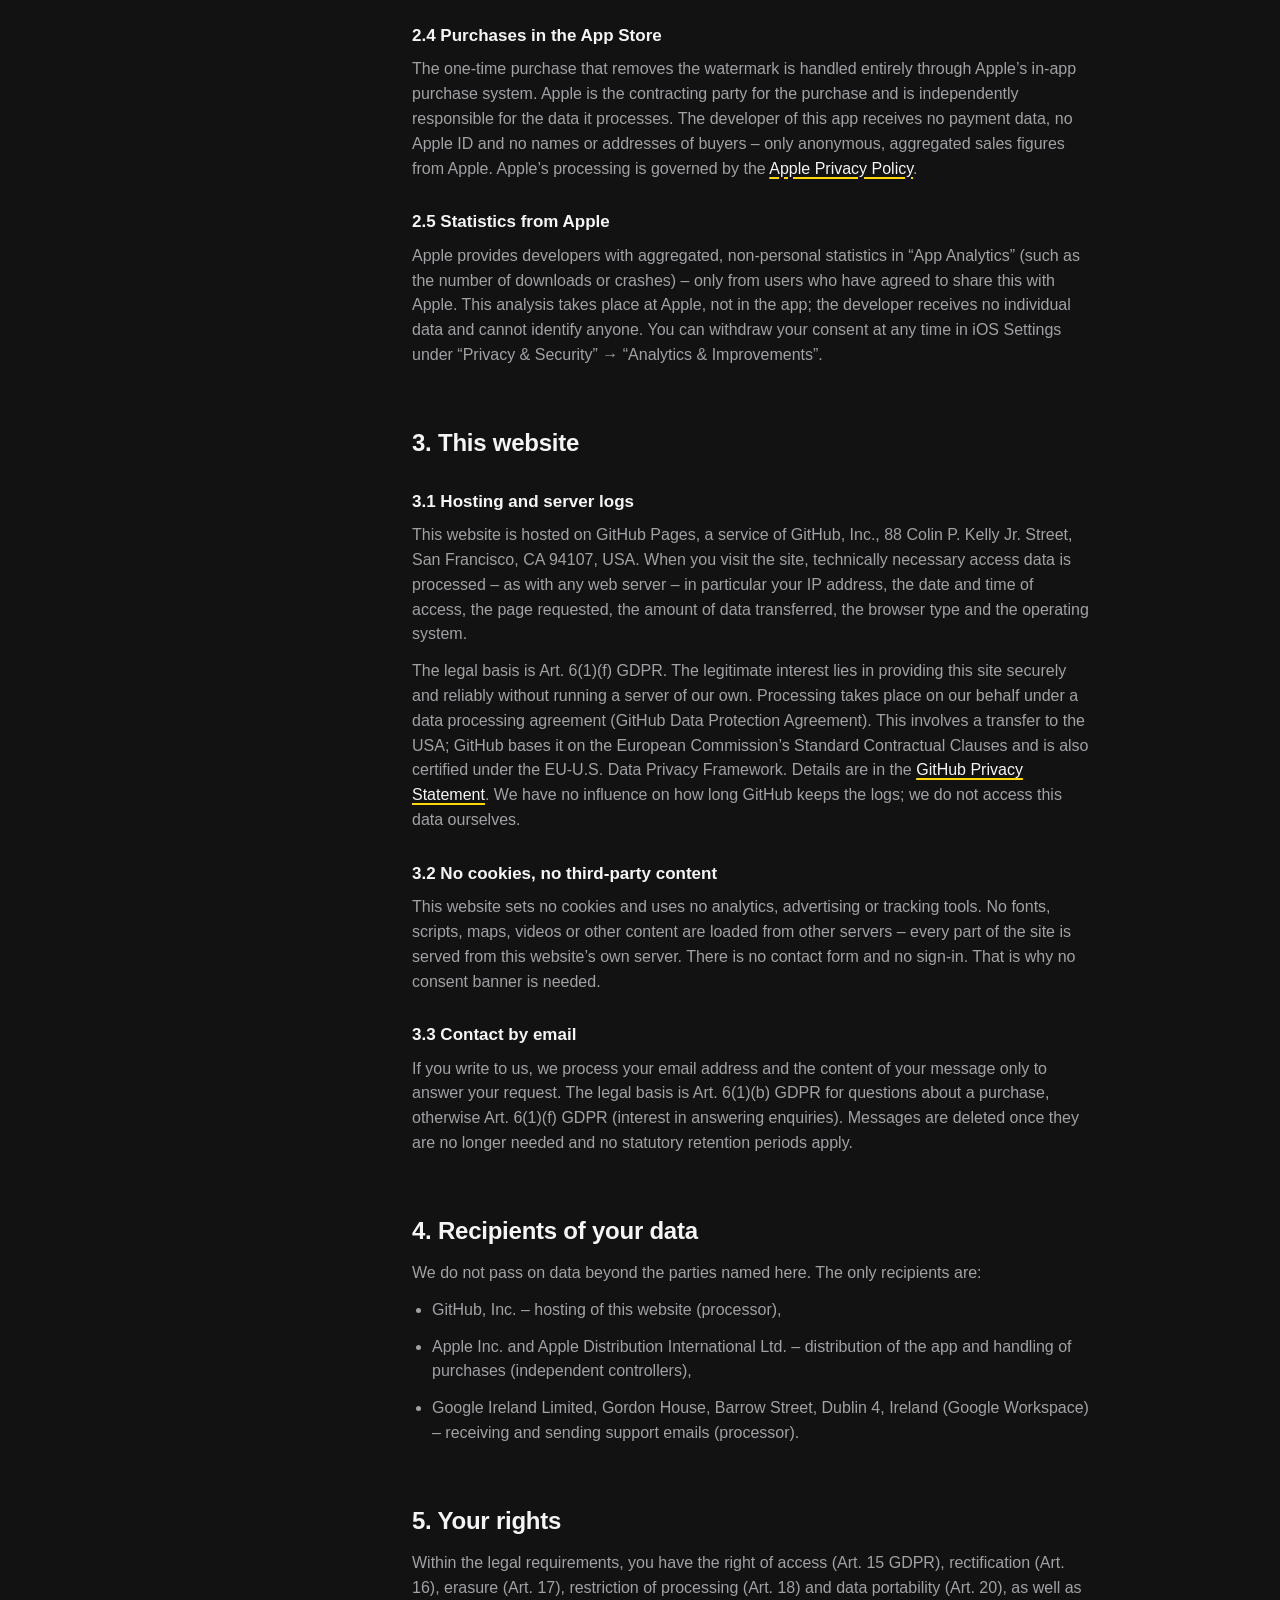
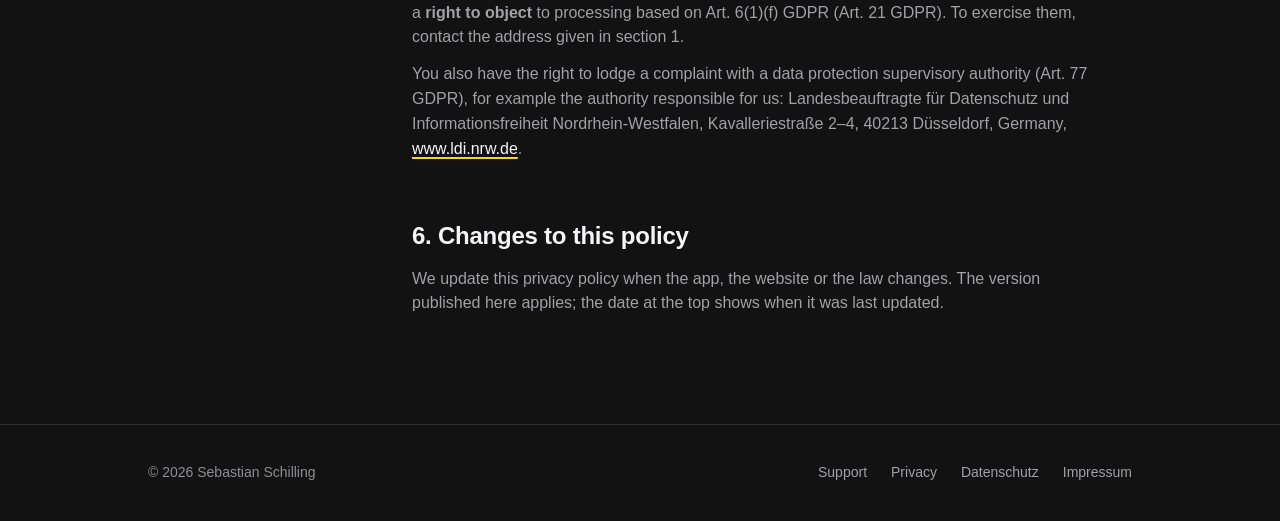
<file: privacy.html>
<!doctype html>
<html lang="en">
<head>
<meta charset="utf-8">
<meta name="viewport" content="width=device-width, initial-scale=1">
<meta name="color-scheme" content="dark">
<meta name="theme-color" content="#121212">
<!-- Englische Fassung von datenschutz.html. Früher nur eine Weiterleitung dorthin – die
     Adresse bleibt, weil sie in App Store Connect als Datenschutz-URL eingetragen ist.
     Inhaltlich gleich halten: Jede Änderung an der einen Seite gehört auch in die andere. -->
<title>Privacy Policy – Centered</title>
<meta name="description" content="Privacy policy for the Centered app.">
<link rel="alternate" hreflang="de" href="https://centered.sebastianschilling.com/datenschutz.html">
<link rel="icon" href="images/app-icon.png">
<link rel="apple-touch-icon" href="images/app-icon.png">
<link rel="stylesheet" href="styles.css">
</head>
<body>
<div class="site">

<header class="wrap hdr">
<a class="brand" href="index.html"><img src="images/app-icon.png" alt="">Centered</a>
<nav class="nav" aria-label="Main">
<a class="opt" href="index.html#how">How it works</a>
<a class="opt" href="index.html#price">Price</a>
<a href="support.html">Support</a>
</nav>
</header>

<main class="wrap">
<div class="phead read">
<h1 class="h1">Privacy Policy</h1>
<p class="small" style="margin: 0">Last updated: 3 October 2026</p>
</div>

<div class="legal-grid">
<nav class="toc" aria-label="Contents">
<a href="#s1">1. Controller</a>
<a href="#s2">2. The Centered app</a>
<a href="#s3">3. This website</a>
<a href="#s4">4. Recipients of your data</a>
<a href="#s5">5. Your rights</a>
<a href="#s6">6. Changes</a>
</nav>

<div class="legal read">
<div class="summary">
<h2 class="h3" style="margin: 0">In short</h2>
<p>The Centered app does not collect, transmit or share any personal data. It has no networking code, no accounts and no analytics; every step – detection, preview and export – runs on your iPhone. Photo library access is used only to load the video you choose and to save the finished one. Purchases are handled by Apple; the developer never sees your payment data.</p>
<p>This is a translation of the German <a href="datenschutz.html" lang="de">Datenschutzerklärung</a>; both say the same. If they ever differ, the German version applies.</p>
</div>

<h2 id="s1">1. Controller</h2>
<p>The controller within the meaning of the General Data Protection Regulation (GDPR) is:</p>
<p>Sebastian Schilling<br>Gräfin-Imma-Straße 7<br>44797 Bochum<br>Germany<br>Email: <a href="mailto:centered@sebastianschilling.com">centered@sebastianschilling.com</a></p>
<p>No data protection officer has been appointed; the legal requirements for one are not met.</p>

<h2 id="s2">2. The Centered app</h2>
<h3>2.1 No collection, no transmission</h3>
<p>Centered processes your videos only locally on your device. Person detection (Apple Vision), preview and export run offline on the iPhone. The app contains no code for network connections at all: there is no server run by the developer, no user accounts, no sign-up, no cloud storage, no analytics or crash-reporting services, no advertising and no tracking. No personal data is transmitted to the developer or to third parties.</p>
<p>This is declared in the app’s privacy manifest (tracking: no; data types collected: none) and matches the information on the app’s App Store page.</p>
<h3>2.2 Access to your photo library</h3>
<p>The app asks for access to your photo library – to read the video you select and to write the finished video. Only you make the selection; the app does not search or analyze your library. You can change or withdraw access at any time in iOS Settings under “Privacy &amp; Security” → “Photos”. If a video is stored only in iCloud, the operating system downloads it – a process between your device and your own Apple account that the app is not part of.</p>
<h3>2.3 Data stored on your device</h3>
<p>The app stores on your device: the results of person detection including your corrections (so that a reopened video does not have to be analyzed again), thumbnails of recently edited videos for the “Recent” list, your settings (for example sound on/off) and, during export, the generated video file for a short time. This data never leaves the device and is removed completely when you delete the app.</p>
<h3>2.4 Purchases in the App Store</h3>
<p>The one-time purchase that removes the watermark is handled entirely through Apple’s in-app purchase system. Apple is the contracting party for the purchase and is independently responsible for the data it processes. The developer of this app receives no payment data, no Apple ID and no names or addresses of buyers – only anonymous, aggregated sales figures from Apple. Apple’s processing is governed by the <a href="https://www.apple.com/legal/privacy/" rel="noopener">Apple Privacy Policy</a>.</p>
<h3>2.5 Statistics from Apple</h3>
<p>Apple provides developers with aggregated, non-personal statistics in “App Analytics” (such as the number of downloads or crashes) – only from users who have agreed to share this with Apple. This analysis takes place at Apple, not in the app; the developer receives no individual data and cannot identify anyone. You can withdraw your consent at any time in iOS Settings under “Privacy &amp; Security” → “Analytics &amp; Improvements”.</p>

<h2 id="s3">3. This website</h2>
<h3>3.1 Hosting and server logs</h3>
<p>This website is hosted on GitHub Pages, a service of GitHub, Inc., 88 Colin P. Kelly Jr. Street, San Francisco, CA 94107, USA. When you visit the site, technically necessary access data is processed – as with any web server – in particular your IP address, the date and time of access, the page requested, the amount of data transferred, the browser type and the operating system.</p>
<p>The legal basis is Art. 6(1)(f) GDPR. The legitimate interest lies in providing this site securely and reliably without running a server of our own. Processing takes place on our behalf under a data processing agreement (GitHub Data Protection Agreement). This involves a transfer to the USA; GitHub bases it on the European Commission’s Standard Contractual Clauses and is also certified under the EU-U.S. Data Privacy Framework. Details are in the <a href="https://docs.github.com/site-policy/privacy-policies/github-privacy-statement" rel="noopener">GitHub Privacy Statement</a>. We have no influence on how long GitHub keeps the logs; we do not access this data ourselves.</p>
<h3>3.2 No cookies, no third-party content</h3>
<p>This website sets no cookies and uses no analytics, advertising or tracking tools. No fonts, scripts, maps, videos or other content are loaded from other servers – every part of the site is served from this website’s own server. There is no contact form and no sign-in. That is why no consent banner is needed.</p>
<h3>3.3 Contact by email</h3>
<p>If you write to us, we process your email address and the content of your message only to answer your request. The legal basis is Art. 6(1)(b) GDPR for questions about a purchase, otherwise Art. 6(1)(f) GDPR (interest in answering enquiries). Messages are deleted once they are no longer needed and no statutory retention periods apply.</p>

<h2 id="s4">4. Recipients of your data</h2>
<p>We do not pass on data beyond the parties named here. The only recipients are:</p>
<ul>
<li>GitHub, Inc. – hosting of this website (processor),</li>
<li>Apple Inc. and Apple Distribution International Ltd. – distribution of the app and handling of purchases (independent controllers),</li>
<li>Google Ireland Limited, Gordon House, Barrow Street, Dublin 4, Ireland (Google Workspace) – receiving and sending support emails (processor).</li>
</ul>

<h2 id="s5">5. Your rights</h2>
<p>Within the legal requirements, you have the right of access (Art. 15 GDPR), rectification (Art. 16), erasure (Art. 17), restriction of processing (Art. 18) and data portability (Art. 20), as well as a <b>right to object</b> to processing based on Art. 6(1)(f) GDPR (Art. 21 GDPR). To exercise them, contact the address given in section 1.</p>
<p>You also have the right to lodge a complaint with a data protection supervisory authority (Art. 77 GDPR), for example the authority responsible for us: Landesbeauftragte für Datenschutz und Informationsfreiheit Nordrhein-Westfalen, Kavalleriestraße 2–4, 40213 Düsseldorf, Germany, <a href="https://www.ldi.nrw.de" rel="noopener">www.ldi.nrw.de</a>.</p>

<h2 id="s6">6. Changes to this policy</h2>
<p>We update this privacy policy when the app, the website or the law changes. The version published here applies; the date at the top shows when it was last updated.</p>
</div>
</div>
</main>

<footer class="ftr">
<div class="wrap">
<span>© 2026 Sebastian Schilling</span>
<nav aria-label="Footer"><a href="support.html">Support</a><a href="privacy.html" aria-current="page">Privacy</a><a href="datenschutz.html">Datenschutz</a><a href="impressum.html">Impressum</a></nav>
</div>
</footer>

</div>
</body>
</html>
</file>
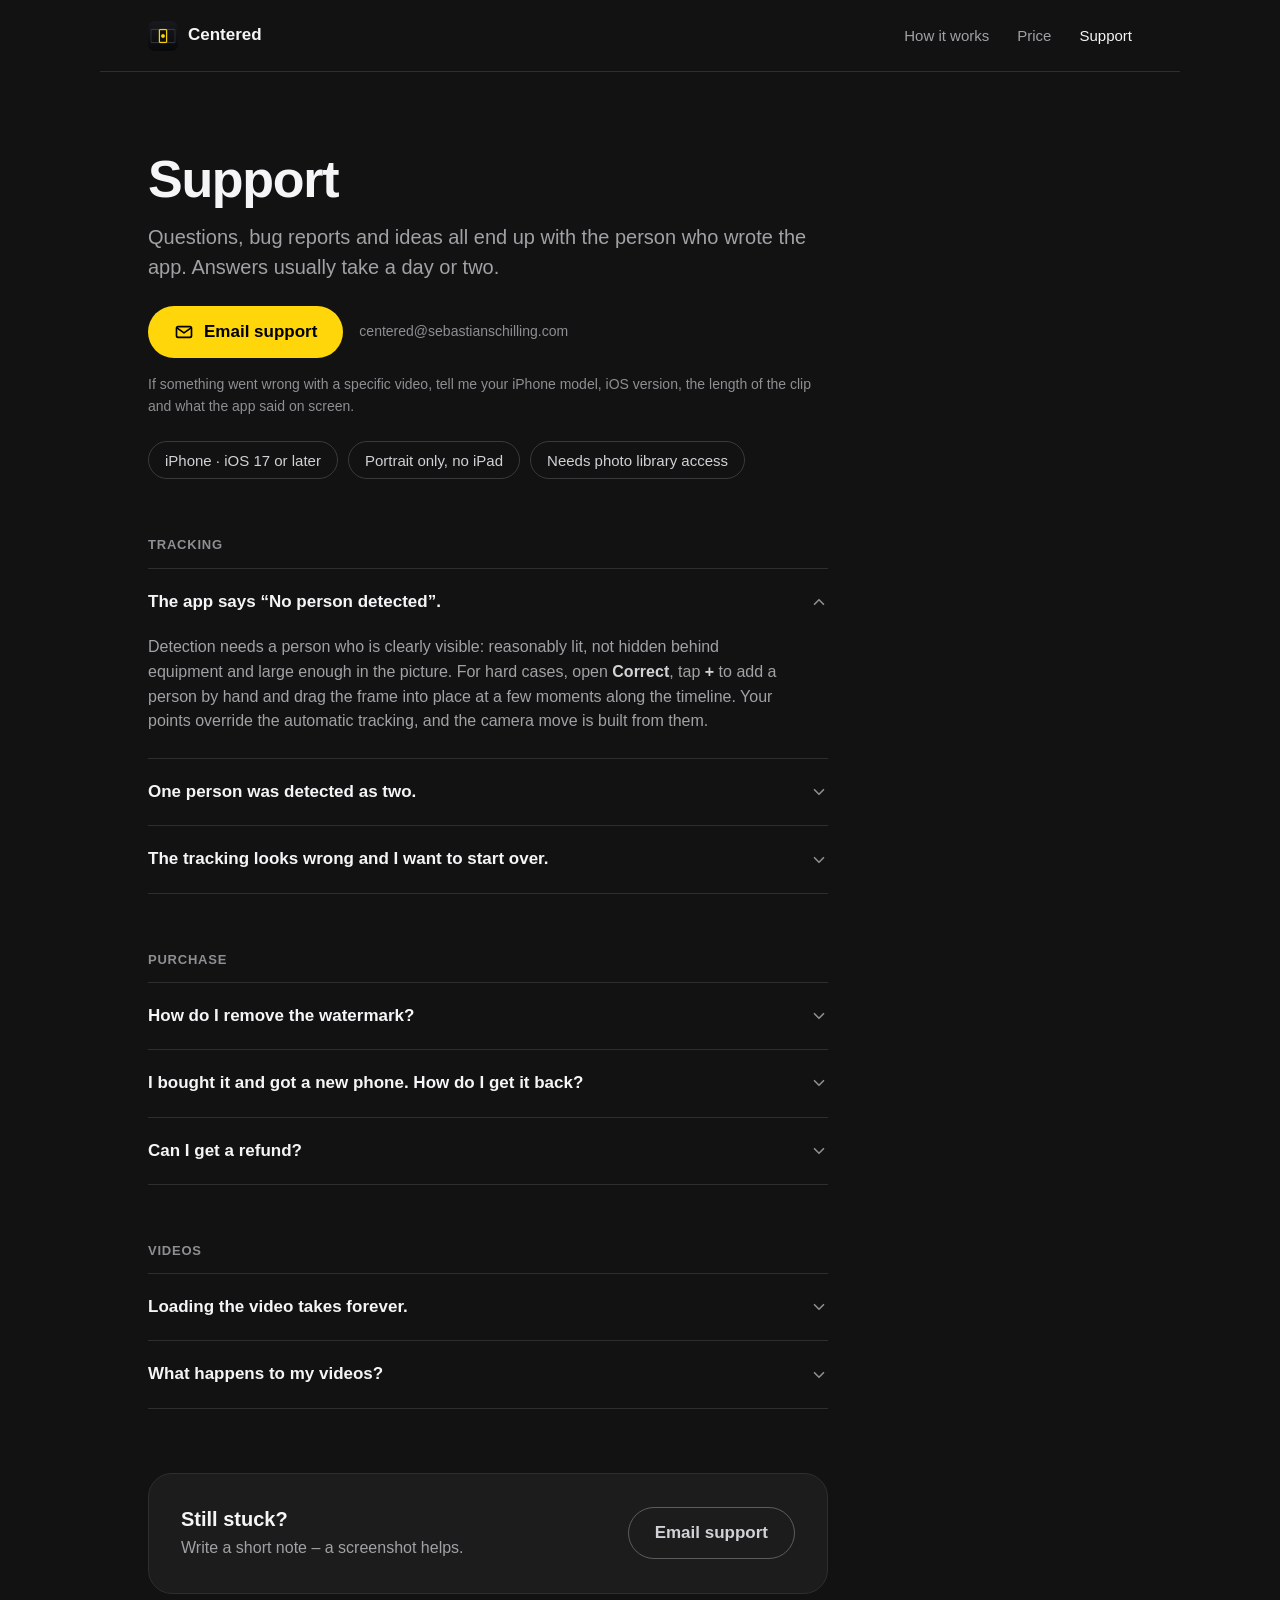
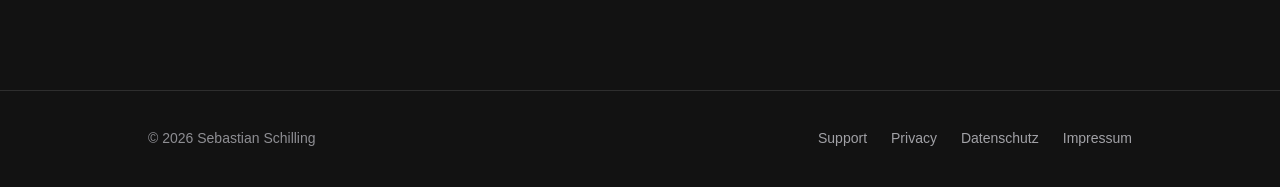
<file: support.html>
<!doctype html>
<html lang="en">
<head>
<meta charset="utf-8">
<meta name="viewport" content="width=device-width, initial-scale=1">
<meta name="color-scheme" content="dark">
<meta name="theme-color" content="#121212">
<title>Support – Centered</title>
<meta name="description" content="Help and frequently asked questions for the Centered iPhone app.">
<link rel="icon" href="images/app-icon.png">
<link rel="apple-touch-icon" href="images/app-icon.png">
<link rel="stylesheet" href="styles.css">
</head>
<body>
<div class="site">

<header class="wrap hdr">
<a class="brand" href="index.html"><img src="images/app-icon.png" alt="">Centered</a>
<nav class="nav" aria-label="Main">
<a class="opt" href="index.html#how">How it works</a>
<a class="opt" href="index.html#price">Price</a>
<a href="support.html" aria-current="page">Support</a>
</nav>
</header>

<main class="wrap">
<div class="read">
<div class="phead">
<h1 class="h1">Support</h1>
<p class="lead">Questions, bug reports and ideas all end up with the person who wrote the app. Answers usually take a day or two.</p>
<div class="cta-row" style="margin-top: 8px">
<a class="btn btn-primary" href="mailto:centered@sebastianschilling.com"><svg width="20" height="20" viewBox="0 0 24 24" fill="none" stroke="currentColor" stroke-width="2" stroke-linecap="round" stroke-linejoin="round"><rect x="3" y="5.5" width="18" height="13" rx="2"></rect><path d="M3.5 7l8.5 6 8.5-6"></path></svg>Email support</a>
<span class="small">centered@sebastianschilling.com</span>
</div>
<p class="small" style="margin: 0">If something went wrong with a specific video, tell me your iPhone model, iOS version, the length of the clip and what the app said on screen.</p>
<div class="facts-row">
<span class="chip">iPhone · iOS 17 or later</span>
<span class="chip">Portrait only, no iPad</span>
<span class="chip">Needs photo library access</span>
</div>
</div>

<div class="faq-group">
<div class="eyebrow">Tracking</div>
<div class="faq">
<details open>
<summary>The app says “No person detected”.<svg width="18" height="18" viewBox="0 0 24 24" fill="none" stroke="currentColor" stroke-width="2.2" stroke-linecap="round" stroke-linejoin="round"><path d="M6 9l6 6 6-6"></path></svg></summary>
<div class="ans">Detection needs a person who is clearly visible: reasonably lit, not hidden behind equipment and large enough in the picture. For hard cases, open <b>Correct</b>, tap <b>+</b> to add a person by hand and drag the frame into place at a few moments along the timeline. Your points override the automatic tracking, and the camera move is built from them.</div>
</details>
<details>
<summary>One person was detected as two.<svg width="18" height="18" viewBox="0 0 24 24" fill="none" stroke="currentColor" stroke-width="2.2" stroke-linecap="round" stroke-linejoin="round"><path d="M6 9l6 6 6-6"></path></svg></summary>
<div class="ans">Open <b>Combine</b>, tap the tracks that are the same person, then tap <b>Combine</b>.</div>
</details>
<details>
<summary>The tracking looks wrong and I want to start over.<svg width="18" height="18" viewBox="0 0 24 24" fill="none" stroke="currentColor" stroke-width="2.2" stroke-linecap="round" stroke-linejoin="round"><path d="M6 9l6 6 6-6"></path></svg></summary>
<div class="ans">Tap the people counter at the top of the tracking screen, then <b>Analyze again</b>. This replaces all detections and your corrections for this clip.</div>
</details>
</div>
</div>

<div class="faq-group">
<div class="eyebrow">Purchase</div>
<div class="faq">
<details>
<summary>How do I remove the watermark?<svg width="18" height="18" viewBox="0 0 24 24" fill="none" stroke="currentColor" stroke-width="2.2" stroke-linecap="round" stroke-linejoin="round"><path d="M6 9l6 6 6-6"></path></svg></summary>
<div class="ans">One in-app purchase, €4.99, no subscription. Tap <b>Remove</b> on the export screen or in the app’s info screen. Every video you export afterwards is free of it.</div>
</details>
<details>
<summary>I bought it and got a new phone. How do I get it back?<svg width="18" height="18" viewBox="0 0 24 24" fill="none" stroke="currentColor" stroke-width="2.2" stroke-linecap="round" stroke-linejoin="round"><path d="M6 9l6 6 6-6"></path></svg></summary>
<div class="ans">Open the info screen (ⓘ on the start screen) and tap <b>Restore purchase</b>. Use the same Apple Account you bought it with. The purchase also works through Family Sharing.</div>
</details>
<details>
<summary>Can I get a refund?<svg width="18" height="18" viewBox="0 0 24 24" fill="none" stroke="currentColor" stroke-width="2.2" stroke-linecap="round" stroke-linejoin="round"><path d="M6 9l6 6 6-6"></path></svg></summary>
<div class="ans">Purchases are handled by Apple, so refunds go through <a href="https://reportaproblem.apple.com">reportaproblem.apple.com</a>. Tell me what went wrong anyway – if it is a bug, I want to fix it.</div>
</details>
</div>
</div>

<div class="faq-group">
<div class="eyebrow">Videos</div>
<div class="faq">
<details>
<summary>Loading the video takes forever.<svg width="18" height="18" viewBox="0 0 24 24" fill="none" stroke="currentColor" stroke-width="2.2" stroke-linecap="round" stroke-linejoin="round"><path d="M6 9l6 6 6-6"></path></svg></summary>
<div class="ans">If the clip only lives in iCloud, iOS downloads it first – the app shows the progress and lets you cancel. The analysis runs on your iPhone and depends on the length of the clip and the iPhone model.</div>
</details>
<details>
<summary>What happens to my videos?<svg width="18" height="18" viewBox="0 0 24 24" fill="none" stroke="currentColor" stroke-width="2.2" stroke-linecap="round" stroke-linejoin="round"><path d="M6 9l6 6 6-6"></path></svg></summary>
<div class="ans">They stay on your iPhone. Nothing is uploaded, there are no accounts and no usage data is collected. Details in the <a href="privacy.html">privacy policy</a>.</div>
</details>
</div>
</div>

<div class="contact-card">
<div style="display: flex; flex-direction: column; gap: 4px">
<h2 class="h3">Still stuck?</h2>
<span class="muted" style="font-size: 16px">Write a short note – a screenshot helps.</span>
</div>
<a class="btn btn-secondary" href="mailto:centered@sebastianschilling.com">Email support</a>
</div>
</div>
</main>

<footer class="ftr">
<div class="wrap">
<span>© 2026 Sebastian Schilling</span>
<nav aria-label="Footer"><a href="support.html">Support</a><a href="privacy.html">Privacy</a><a href="datenschutz.html">Datenschutz</a><a href="impressum.html">Impressum</a></nav>
</div>
</footer>

</div>
</body>
</html>
</file>
<file: styles.css>
/* Centered – website styles (matches the app's design tokens) */
html,body{margin:0; background:#121212}
html{scroll-behavior:smooth}
@media (prefers-reduced-motion: reduce){html{scroll-behavior:auto}}
.site{
  --bg:#121212; --surface:#1C1C1C; --card:#232323; --card-2:#2E2E2E; --line:#2E2E2E; --line-2:#3A3A3C;
  --text:#F5F5F7; --text-2:#D1D1D6; --text-3:#A1A1A6; --text-4:#8E8E93;
  --accent:#FFD60A; --person:#64D2FF;
  --maxw:1080px; --gutter:48px;
  container-type:inline-size;
  background:var(--bg); color:var(--text);
  font-family:-apple-system,BlinkMacSystemFont,"SF Pro Text","SF Pro Display","Helvetica Neue",sans-serif;
  -webkit-font-smoothing:antialiased; position:relative; min-height:100vh; overflow-x:clip;
  font-size:17px; line-height:1.55; overflow-wrap:anywhere;
}
.site *{box-sizing:border-box}
.site a{color:var(--text); text-decoration:underline; text-decoration-color:var(--accent); text-decoration-thickness:1.5px; text-underline-offset:3px}
.site a:hover{color:var(--accent)}
.wrap{max-width:var(--maxw); margin:0 auto; padding:0 var(--gutter)}
.read{max-width:680px}

/* header / footer */
.hdr{height:72px; display:flex; align-items:center; justify-content:space-between; border-bottom:1px solid var(--line)}
.brand{display:flex; align-items:center; gap:10px; font-weight:600; font-size:17px; color:var(--text)!important; text-decoration:none!important}
.brand img{width:30px; height:30px; border-radius:7px; display:block}
.nav{display:flex; gap:28px; font-size:15px}
.nav a{color:var(--text-3); text-decoration:none}
.nav a[aria-current="page"]{color:var(--text)}
.nav a:hover{color:var(--text)}
.ftr{border-top:1px solid var(--line); margin-top:96px}
.ftr .wrap{min-height:96px; display:flex; align-items:center; justify-content:space-between; gap:16px; font-size:14px; color:var(--text-4)}
.ftr nav{display:flex; gap:24px}
.ftr a{color:var(--text-3); text-decoration:none}

/* type */
.eyebrow{font-size:13px; font-weight:600; letter-spacing:.06em; text-transform:uppercase; color:var(--text-4)}
.h1{font-size:64px; line-height:1.04; letter-spacing:-.025em; font-weight:700; margin:0}
.h2{font-size:36px; line-height:1.12; letter-spacing:-.02em; font-weight:700; margin:0}
.h3{font-size:20px; line-height:1.3; font-weight:600; margin:0}
.lead{font-size:20px; line-height:1.5; color:var(--text-3); margin:0}
.muted{color:var(--text-3)}
.small{font-size:14px; color:var(--text-4)}
.sec{padding-top:112px}
.sec-head{display:flex; flex-direction:column; gap:12px; margin-bottom:40px; max-width:640px}

/* buttons */
.btn{display:inline-flex; align-items:center; justify-content:center; gap:10px; height:52px; padding:0 26px; border-radius:26px; font-size:17px; font-weight:600; text-decoration:none!important}
.btn-primary{background:var(--accent); color:#000!important}
.btn-secondary{border:1.5px solid #5C5C5C; color:var(--text-2)!important}
.badge-store{display:inline-flex; align-items:center; justify-content:center; height:52px; padding:0 18px; border-radius:12px; border:1.5px solid #5C5C5C; color:var(--text-2); font-size:15px; font-weight:600}
/* Offizielles Apple-Badge: nur skalieren, nie strecken oder umfärben (Apple-Richtlinie). */
.badge-appstore{display:inline-block; line-height:0}
.badge-appstore img{height:52px; width:auto; display:block}

/* hero */
.hero{display:grid; grid-template-columns:minmax(0,1.3fr) minmax(0,.7fr); gap:56px; align-items:center; padding-top:88px}
.hero-copy{display:flex; flex-direction:column; gap:24px}
.cta-row{display:flex; flex-wrap:wrap; align-items:center; gap:16px}
.trust{display:flex; flex-wrap:wrap; gap:8px 20px; font-size:14px; color:var(--text-4)}
.trust span{display:inline-flex; align-items:center; gap:6px}

/* phone */
.phone{width:300px; aspect-ratio:393/852; border-radius:46px; padding:10px; background:#000; border:1px solid var(--line-2); box-shadow:0 40px 80px rgba(0,0,0,.55); margin:0 auto}
.phone img{width:100%; height:100%; object-fit:cover; border-radius:36px; display:block}
.phone.sm{width:220px; border-radius:36px; padding:8px}
.phone.sm img{border-radius:28px}

/* before / after */
.ba{display:grid; grid-template-columns:minmax(0,1.6fr) auto minmax(0,.6fr); gap:28px; align-items:center}
.ph-wide{aspect-ratio:16/9}
.ph-tall{aspect-ratio:9/16}
.ba-wide-wrap{position:relative; overflow:hidden; border-radius:16px}
.arrow{color:var(--accent)}
.cap{margin-top:12px; font-size:14px; color:var(--text-4); text-align:center}

/* before / after – two source orientations */
.ba-rows{display:flex; flex-direction:column; gap:48px}
.ba-row{display:grid; grid-template-columns:280px minmax(0,1fr); gap:48px; align-items:center}
.ba-text{display:flex; flex-direction:column; gap:8px}
.ba-text p{margin:0; color:var(--text-3); font-size:16px}
.ba-vis{display:flex; align-items:center; gap:24px; height:320px}
.ba-src{height:100%}
.ba-src{position:relative; overflow:hidden; border-radius:16px; flex-shrink:0}
.ba-src.ph-tall{aspect-ratio:9/16}
/* Manche Hochkant-Quellen sind 2:3 (784 × 1168), nicht 9:16 – in einer 9:16-Box schnitte
   `object-fit: cover` den Fels an den Seiten ab, und mit ihm den Rand des gelben Rahmens. */
.ba-src.ph-tall.src-2x3{aspect-ratio:2/3}
.ba-src.ph-wide{aspect-ratio:16/9}
.ba-vis.side{height:240px}
.ba-vis .arrow{flex-shrink:0}

/* Clips in „The idea“ (Dateien in videos/, siehe README). Den gelben Rahmen trägt der
   Vorher-Clip selbst (eingerendert) – so folgt er exakt dem Ausschnitt der App. */
.clip{position:absolute; inset:0; z-index:1; border-radius:16px; overflow:hidden; pointer-events:none; background:center/cover no-repeat}
.clip video{width:100%; height:100%; object-fit:cover; border-radius:16px; display:block}
/* Ohne JavaScript lässt sich autoplay nicht anhalten – also das Video ausblenden; stehen bleibt
   das Standbild, das als Hintergrund von .clip im HTML hängt. Hintergrund statt <img>: Fehlt die
   Datei noch, zeichnet der Browser nichts statt eines kaputten Bildsymbols. */
@media (prefers-reduced-motion: reduce){.clip video{display:none}}

/* steps */
.steps{display:grid; grid-template-columns:repeat(3,minmax(0,1fr)); gap:28px}
.step{background:var(--surface); border:1px solid var(--line); border-radius:24px; padding:32px 28px; display:flex; flex-direction:column; gap:20px}
.step .num{width:32px; height:32px; border-radius:16px; background:var(--card-2); display:flex; align-items:center; justify-content:center; font-size:15px; font-weight:600; color:var(--text)}
.step p{margin:0; color:var(--text-3); font-size:16px}
/* Die Telefone stehen unten bündig: Die Karten sind gleich hoch (Grid), die Texte darüber
   unterschiedlich lang – der freie Platz gehört über das Telefon, nicht darunter. */
.step .phone{margin:auto auto 0}

/* features */
.feats{display:grid; grid-template-columns:repeat(3,minmax(0,1fr)); gap:1px; background:var(--line); border:1px solid var(--line); border-radius:20px; overflow:hidden}
.feat{background:var(--bg); padding:28px; display:flex; flex-direction:column; gap:10px}
.feat svg{color:var(--text-2)}
.feat p{margin:0; color:var(--text-3); font-size:16px}

/* privacy band */
.band{background:var(--surface); border:1px solid var(--line); border-radius:24px; padding:48px; display:grid; grid-template-columns:auto minmax(0,1fr); gap:32px; align-items:start}
.band .ico{width:56px; height:56px; border-radius:16px; background:var(--card-2); display:flex; align-items:center; justify-content:center; color:var(--text)}
.band p{margin:0; color:var(--text-3)}

/* chips */
.chips{display:flex; flex-wrap:wrap; gap:10px}
.chip{height:38px; padding:0 16px; border-radius:19px; border:1px solid var(--line-2); display:inline-flex; align-items:center; font-size:15px; color:var(--text-2)}

/* price */
.prices{display:grid; grid-template-columns:repeat(2,minmax(0,1fr)); gap:24px}
.price{background:var(--surface); border:1px solid var(--line); border-radius:24px; padding:32px; display:flex; flex-direction:column; gap:12px}
.price .amt{font-size:44px; font-weight:700; letter-spacing:-.02em; line-height:1}
.price .amt span{font-size:17px; font-weight:500; color:var(--text-3); letter-spacing:0}
.price ul{margin:8px 0 0; padding:0; list-style:none; display:flex; flex-direction:column; gap:10px; color:var(--text-2); font-size:16px}
.price li{display:flex; gap:10px; align-items:flex-start}
.price li svg{flex-shrink:0; margin-top:4px; color:var(--text-3)}
.price.hl{border-color:#4A4A4E}
.tag{align-self:flex-start; height:24px; padding:0 10px; border-radius:12px; background:var(--card-2); font-size:12px; font-weight:600; display:inline-flex; align-items:center; color:var(--text-2)}

/* press */
.press{display:grid; grid-template-columns:minmax(0,1.3fr) minmax(0,1fr); gap:24px}
.box{background:var(--surface); border:1px solid var(--line); border-radius:20px; padding:28px}
.facts{display:grid; grid-template-columns:120px minmax(0,1fr); gap:12px 16px; font-size:15px; margin:16px 0 0}
.facts dt{color:var(--text-4)}
.facts dd{margin:0; color:var(--text-2)}

/* page head (subpages) */
.phead{padding-top:80px; display:flex; flex-direction:column; gap:16px}
.phead .h1{font-size:52px}

/* support */
.facts-row{display:flex; flex-wrap:wrap; gap:10px; margin-top:8px}
.faq-group{margin-top:56px}
.faq-group .eyebrow{margin-bottom:12px}
.faq{border-top:1px solid var(--line)}
.faq details{border-bottom:1px solid var(--line)}
.faq summary{list-style:none; cursor:pointer; padding:20px 0; display:flex; justify-content:space-between; align-items:center; gap:16px; font-size:17px; font-weight:600}
.faq summary::-webkit-details-marker{display:none}
.faq summary svg{flex-shrink:0; color:var(--text-4); transition:transform .2s}
.faq details[open] summary svg{transform:rotate(180deg)}
.faq .ans{padding:0 40px 24px 0; color:var(--text-3); font-size:16px}
.faq .ans b{color:var(--text-2)}
.contact-card{margin-top:64px; background:var(--surface); border:1px solid var(--line); border-radius:24px; padding:32px; display:flex; align-items:center; justify-content:space-between; gap:24px}

/* legal */
.dl{display:grid; grid-template-columns:200px minmax(0,1fr); gap:0; margin-top:48px; border-top:1px solid var(--line)}
.dl dt,.dl dd{padding:22px 0; border-bottom:1px solid var(--line); margin:0}
.dl dt{color:var(--text-4); font-size:15px; font-weight:600}
.dl dd{color:var(--text-2); font-size:16px}
.dl dd p{margin:0 0 12px}.dl dd p:last-child{margin:0}
.legal-grid{display:grid; grid-template-columns:200px minmax(0,1fr); gap:64px; margin-top:48px}
.toc{position:sticky; top:24px; align-self:start; display:flex; flex-direction:column; gap:10px; font-size:14px}
.toc a{color:var(--text-3); text-decoration:none}
.summary{background:var(--surface); border:1px solid var(--line); border-radius:20px; padding:28px}
.summary p{margin:8px 0 0; color:var(--text-3); font-size:16px}
.legal h2{font-size:24px; font-weight:700; letter-spacing:-.01em; margin:56px 0 12px}
.legal h3{font-size:17px; font-weight:600; margin:28px 0 8px; color:var(--text)}
.legal p,.legal li{color:var(--text-3); font-size:16px; margin:0 0 12px}
.legal ul{padding-left:20px; margin:0 0 12px}

/* ---------- mobile ---------- */
@container (max-width: 640px){
  /* Auf die KINDER von .site: .site ist selbst der Container dieser Abfrage, und ein Element
     kann sich nicht selbst abfragen – auf .site gesetzt, griff der schmale Rand nie. */
  .site > *{--gutter:20px; font-size:16px}
  .hdr{height:60px}
  .nav{gap:18px; font-size:15px}
  .nav .opt{display:none}
  .h1{font-size:40px}
  .phead .h1{font-size:36px}
  .h2{font-size:28px}
  .lead{font-size:18px}
  .sec{padding-top:72px}
  .sec-head{margin-bottom:28px}
  .hero{grid-template-columns:minmax(0,1fr); gap:48px; padding-top:40px}
  .cta-row .btn,.cta-row .badge-store{width:100%}
  .phone{width:250px}
  .ba{grid-template-columns:minmax(0,1fr); gap:16px; justify-items:center}
  .ba .arrow{transform:rotate(90deg)}
  .ba .ph-tall{width:62%}
  .ba > div{width:100%}
  .ba-rows{gap:40px}
  .ba-row{grid-template-columns:minmax(0,1fr); gap:16px}
  .ba-vis{gap:10px}
  .ba-vis.up{height:240px}
  .ba-vis.side{height:104px}
  .ba-vis .arrow{width:20px; height:20px}
  .steps{grid-template-columns:minmax(0,1fr); gap:16px}
  .feats{grid-template-columns:minmax(0,1fr)}
  .band{grid-template-columns:minmax(0,1fr); padding:28px; gap:20px}
  .prices{grid-template-columns:minmax(0,1fr)}
  .press{grid-template-columns:minmax(0,1fr)}
  .facts{grid-template-columns:96px minmax(0,1fr)}
  .ftr{margin-top:72px}
  .ftr .wrap{flex-direction:column; align-items:flex-start; justify-content:center; padding-top:28px; padding-bottom:28px}
  .contact-card{flex-direction:column; align-items:stretch}
  .contact-card .btn{width:100%}
  .faq .ans{padding-right:0}
  .dl{grid-template-columns:minmax(0,1fr)}
  .dl dt{border-bottom:0; padding-bottom:4px}
  .dl dd{padding-top:0}
  .legal-grid{grid-template-columns:minmax(0,1fr); gap:0}
  .toc{display:none}
}
</file>
